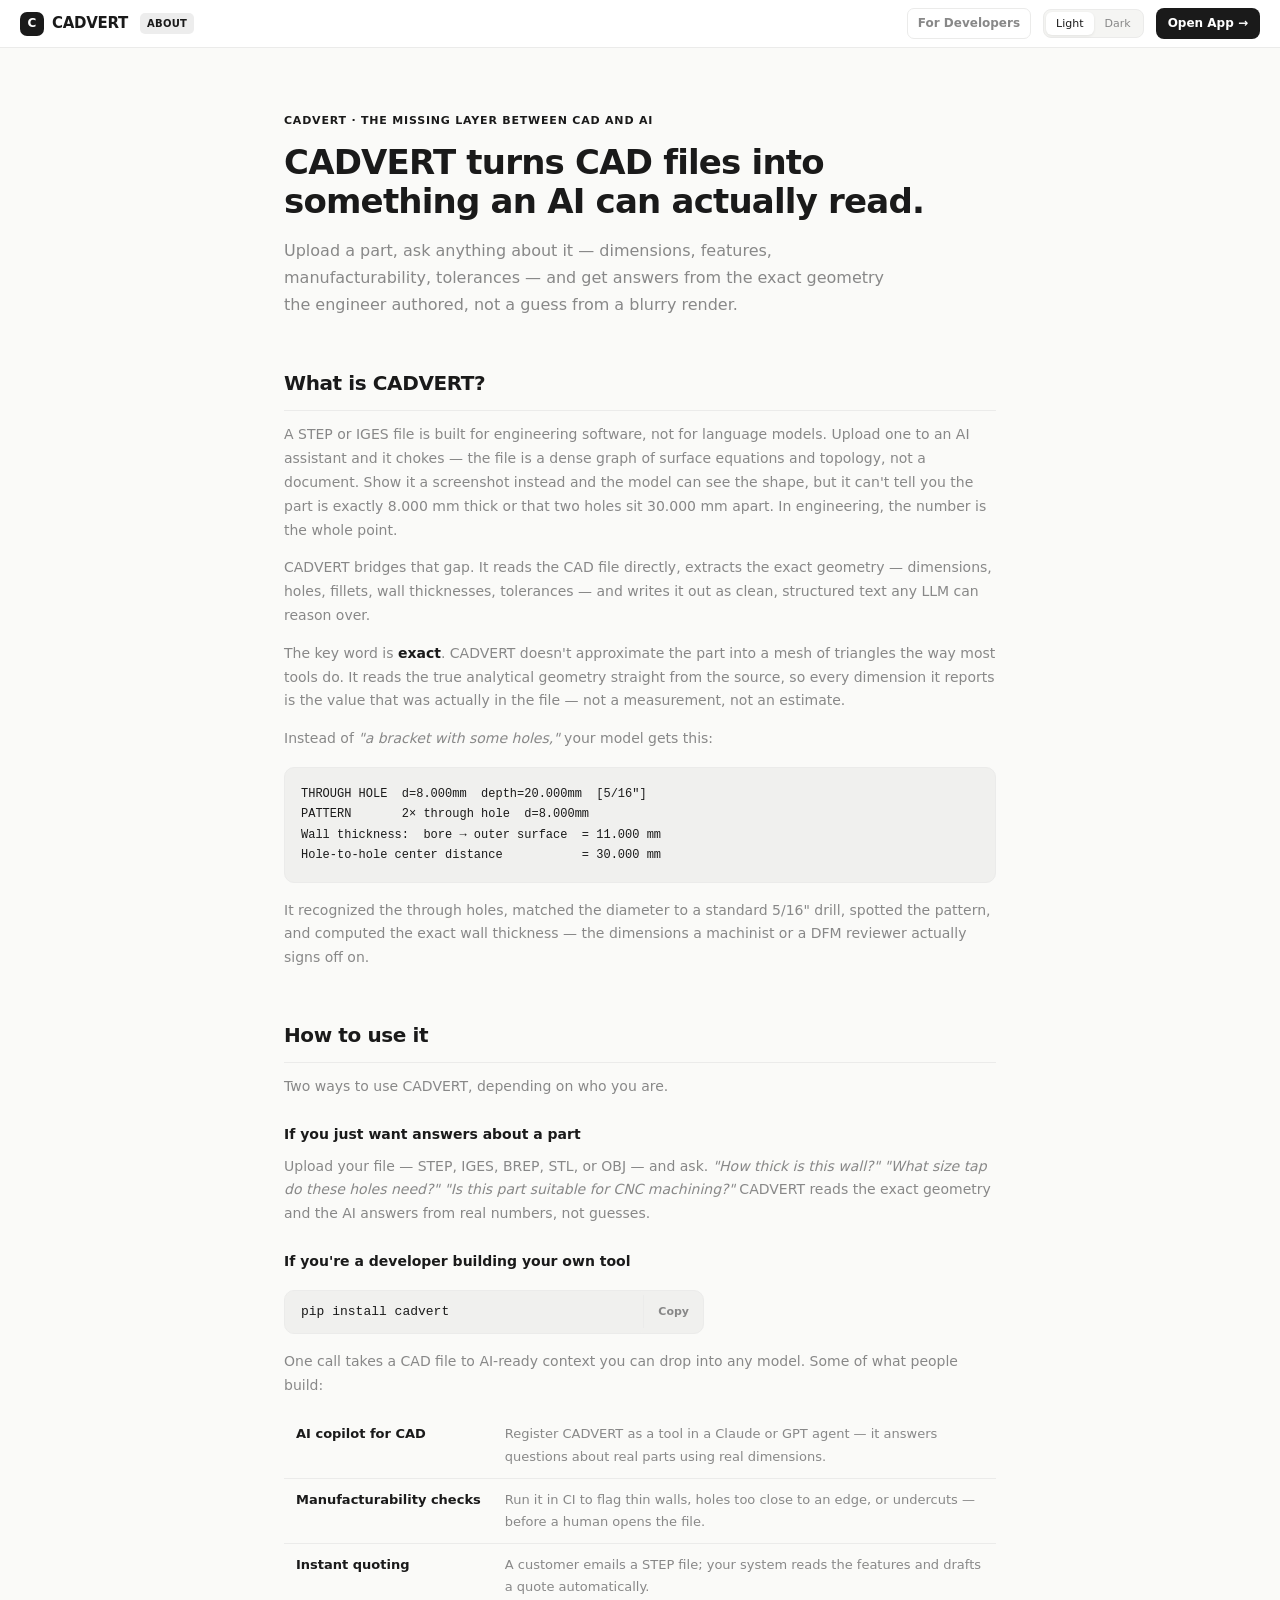
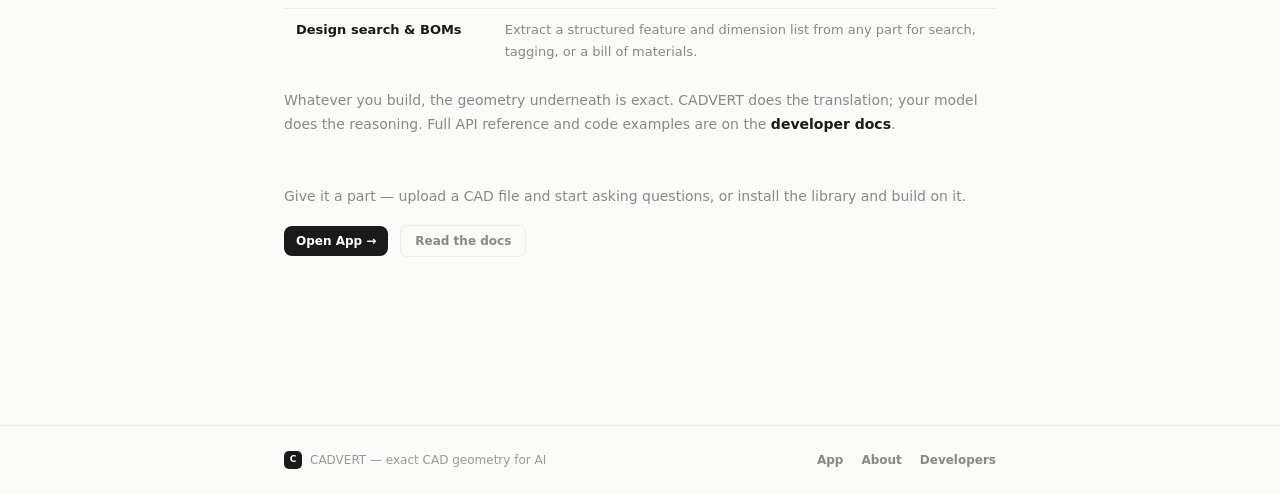
<file: src/cadvert/static/about.html>
<!DOCTYPE html>
<html lang="en">
<head>
  <meta charset="UTF-8">
  <meta name="viewport" content="width=device-width, initial-scale=1.0">
  <title>CADVERT — About</title>
  <link rel="preconnect" href="https://fonts.cdnfonts.com">
  <link href="https://fonts.cdnfonts.com/css/satoshi" rel="stylesheet">
  <style>
    *, *::before, *::after { box-sizing: border-box; margin: 0; padding: 0; }

    :root {
      --bg:          #FAFAF8;
      --surface:     #FFFFFF;
      --surface-alt: #F5F5F3;
      --border:      #EBEBEA;
      --accent:      #1A1A1A;
      --accent-soft: rgba(26,26,26,0.08);
      --text:        #1A1A1A;
      --text-muted:  #888888;
      --text-dim:    #999999;
      --success:     #1B7A3D;
      --logo-bg:     #1A1A1A;
      --font:        'Satoshi', -apple-system, system-ui, sans-serif;
      --mono:        'SF Mono', 'Fira Code', 'Cascadia Code', 'Consolas', monospace;
      --code-bg:     #F0F0EE;
      --code-text:   #1A1A1A;
    }

    @media (prefers-color-scheme: dark) {
      :root:not([data-theme="light"]) {
        --bg:          #111116;
        --surface:     #18181E;
        --surface-alt: rgba(255,255,255,0.03);
        --border:      #26262E;
        --accent:      #5B6CFF;
        --accent-soft: rgba(91,108,255,0.08);
        --text:        #E0E0E4;
        --text-muted:  #666666;
        --text-dim:    #555555;
        --success:     #2BB464;
        --logo-bg:     #5B6CFF;
        --code-bg:     #0D0D12;
        --code-text:   #C8C8D0;
      }
    }

    [data-theme="dark"] {
      --bg:          #111116;
      --surface:     #18181E;
      --surface-alt: rgba(255,255,255,0.03);
      --border:      #26262E;
      --accent:      #5B6CFF;
      --accent-soft: rgba(91,108,255,0.08);
      --text:        #E0E0E4;
      --text-muted:  #666666;
      --text-dim:    #555555;
      --success:     #2BB464;
      --logo-bg:     #5B6CFF;
      --code-bg:     #0D0D12;
      --code-text:   #C8C8D0;
    }

    [data-theme="light"] {
      --bg:          #FAFAF8;
      --surface:     #FFFFFF;
      --surface-alt: #F5F5F3;
      --border:      #EBEBEA;
      --accent:      #1A1A1A;
      --accent-soft: rgba(26,26,26,0.08);
      --text:        #1A1A1A;
      --text-muted:  #888888;
      --text-dim:    #999999;
      --success:     #1B7A3D;
      --logo-bg:     #1A1A1A;
      --code-bg:     #F0F0EE;
      --code-text:   #1A1A1A;
    }

    html { scroll-behavior: smooth; }
    body {
      font-family: var(--font);
      background: var(--bg);
      color: var(--text);
      font-size: 14px;
      font-weight: 500;
      line-height: 1.7;
      transition: background 200ms, color 200ms;
    }

    /* ── Header ── */
    header {
      position: sticky; top: 0; z-index: 100;
      height: 48px;
      display: flex; align-items: center; gap: 12px;
      padding: 0 20px;
      background: var(--surface);
      border-bottom: 1px solid var(--border);
      transition: background 200ms, border-color 200ms;
    }
    .logo-wrap { display: flex; align-items: center; gap: 8px; text-decoration: none; flex-shrink: 0; }
    .logo-mark {
      width: 24px; height: 24px; border-radius: 7px;
      background: var(--logo-bg); color: #fff;
      font-size: 12px; font-weight: 800;
      display: flex; align-items: center; justify-content: center; flex-shrink: 0;
      transition: background 200ms;
    }
    .logo-text { font-size: 15px; font-weight: 700; letter-spacing: -0.3px; color: var(--text); transition: color 200ms; }
    .header-badge {
      font-size: 10px; font-weight: 600;
      padding: 2px 7px; border-radius: 5px;
      background: var(--accent-soft); color: var(--accent);
      letter-spacing: 0.3px; text-transform: uppercase;
    }
    .header-spacer { flex: 1; }
    .nav-link {
      font-size: 12px; font-weight: 600; color: var(--text-muted);
      text-decoration: none; padding: 4px 10px; border-radius: 7px;
      border: 1px solid var(--border);
      transition: color 150ms, background 150ms;
    }
    .nav-link:hover { color: var(--text); background: var(--surface-alt); }
    .theme-toggle {
      display: flex; background: var(--surface-alt);
      border: 1px solid var(--border); border-radius: 8px; padding: 2px; gap: 1px;
    }
    .theme-pill {
      padding: 3px 10px; border-radius: 6px; border: none;
      font-size: 11px; font-weight: 500; font-family: var(--font);
      cursor: pointer; background: transparent; color: var(--text-muted);
      transition: background 150ms, color 150ms, box-shadow 150ms; line-height: 1.6;
    }
    .theme-pill.active { background: var(--surface); color: var(--text); box-shadow: 0 1px 3px rgba(0,0,0,0.08); }
    .btn-app {
      display: flex; align-items: center; gap: 6px;
      padding: 5px 12px; border-radius: 8px;
      background: var(--accent); color: #fff;
      font-size: 12px; font-weight: 600; font-family: var(--font);
      border: none; cursor: pointer; text-decoration: none;
      transition: opacity 150ms; white-space: nowrap;
    }
    .btn-app:hover { opacity: 0.85; }

    /* ── Layout ── */
    .wrap { max-width: 760px; margin: 0 auto; padding: 0 24px 96px; }

    /* ── Hero ── */
    .hero { padding: 64px 0 48px; }
    .hero-eyebrow {
      font-size: 11px; font-weight: 600; letter-spacing: 0.8px;
      text-transform: uppercase; color: var(--accent); margin-bottom: 12px;
    }
    .hero h1 {
      font-size: 34px; font-weight: 800; letter-spacing: -0.8px;
      line-height: 1.15; color: var(--text); margin-bottom: 16px;
    }
    .hero .lede { font-size: 16px; color: var(--text-muted); line-height: 1.7; max-width: 620px; }

    /* ── Sections ── */
    section { margin-bottom: 48px; }
    .section-anchor { display: block; height: 64px; margin-top: -64px; visibility: hidden; }
    h2 {
      font-size: 20px; font-weight: 700; letter-spacing: -0.4px; color: var(--text);
      margin-bottom: 12px; padding-bottom: 10px; border-bottom: 1px solid var(--border);
    }
    h3 { font-size: 14px; font-weight: 700; color: var(--text); margin: 24px 0 8px; }
    p { color: var(--text-muted); margin-bottom: 14px; }
    p:last-child { margin-bottom: 0; }
    p strong { color: var(--text); font-weight: 700; }
    ul { margin: 8px 0 16px 20px; color: var(--text-muted); }
    li { margin-bottom: 6px; }
    li strong { color: var(--text); font-weight: 700; }
    code {
      font-family: var(--mono); font-size: 12px;
      background: var(--code-bg); padding: 1px 5px; border-radius: 4px; color: var(--code-text);
    }

    .lead-in { margin-bottom: 8px; }
    .after { margin-top: 12px; }

    /* ── Use-case table ── */
    .use-table { width: 100%; border-collapse: collapse; margin: 16px 0; font-size: 13px; }
    .use-table th {
      text-align: left; padding: 8px 12px; font-size: 10px; font-weight: 700;
      text-transform: uppercase; letter-spacing: 0.6px; color: var(--text-dim);
      border-bottom: 1px solid var(--border);
    }
    .use-table td { padding: 10px 12px; border-bottom: 1px solid var(--border); color: var(--text-muted); vertical-align: top; }
    .use-table tr:last-child td { border-bottom: none; }
    .use-table td.what { color: var(--text); font-weight: 700; white-space: nowrap; }

    /* ── Install strip ── */
    .install-strip {
      display: flex; align-items: center; gap: 0;
      background: var(--code-bg); border: 1px solid var(--border);
      border-radius: 10px; overflow: hidden; max-width: 420px; margin: 16px 0;
    }
    .install-strip code { flex: 1; padding: 10px 16px; font-family: var(--mono); font-size: 13px; color: var(--code-text); }
    .copy-btn {
      padding: 10px 14px; border: none; border-left: 1px solid var(--border);
      background: transparent; color: var(--text-muted);
      font-size: 11px; font-family: var(--font); font-weight: 600; cursor: pointer;
      transition: color 150ms, background 150ms; white-space: nowrap;
    }
    .copy-btn:hover { color: var(--text); background: var(--surface-alt); }
    .copy-btn.copied { color: var(--success); }

    /* ── Output sample ── */
    .sample {
      background: var(--code-bg); border: 1px solid var(--border);
      border-radius: 10px; padding: 16px; margin: 16px 0;
      font-family: var(--mono); font-size: 12px; line-height: 1.7;
      color: var(--code-text); overflow-x: auto; white-space: pre;
    }

    /* ── Closing ── */
    .closing { margin-top: 8px; }
    .closing-row { display: flex; gap: 12px; align-items: center; flex-wrap: wrap; margin-top: 16px; }

    /* ── Footer ── */
    .site-footer {
      border-top: 1px solid var(--border);
      margin-top: 24px;
    }
    .footer-inner {
      max-width: 760px; margin: 0 auto;
      padding: 24px; display: flex; align-items: center; gap: 16px;
      flex-wrap: wrap;
    }
    .footer-brand { display: flex; align-items: center; gap: 8px; font-size: 12px; color: var(--text-dim); }
    .footer-brand .logo-mark { width: 18px; height: 18px; border-radius: 5px; font-size: 9px; }
    .footer-spacer { flex: 1; }
    .footer-links { display: flex; gap: 18px; }
    .footer-links a {
      font-size: 12px; font-weight: 600; color: var(--text-muted);
      text-decoration: none; transition: color 150ms;
    }
    .footer-links a:hover { color: var(--text); }

    @media (max-width: 640px) {
      .hero h1 { font-size: 26px; }
      .use-table td.what { white-space: normal; }
      .wrap { padding: 0 16px 64px; }
    }
  </style>
</head>
<body>

<header>
  <a class="logo-wrap" href="/">
    <div class="logo-mark">C</div>
    <div class="logo-text">CADVERT</div>
  </a>
  <span class="header-badge">About</span>

  <div class="header-spacer"></div>

  <a class="nav-link" href="/developers">For Developers</a>

  <div class="theme-toggle">
    <button class="theme-pill" id="pill-light" onclick="setTheme('light')">Light</button>
    <button class="theme-pill" id="pill-dark" onclick="setTheme('dark')">Dark</button>
  </div>

  <a class="btn-app" href="/">Open App &rarr;</a>
</header>

<div class="wrap">

  <!-- Hero -->
  <div class="hero">
    <div class="hero-eyebrow">cadvert · the missing layer between CAD and AI</div>
    <h1>CADVERT turns CAD files into something an AI can actually read.</h1>
    <p class="lede">
      Upload a part, ask anything about it — dimensions, features, manufacturability,
      tolerances — and get answers from the exact geometry the engineer authored,
      not a guess from a blurry render.
    </p>
  </div>

  <!-- About -->
  <section>
    <span class="section-anchor" id="about"></span>
    <h2>What is CADVERT?</h2>
    <p>
      A STEP or IGES file is built for engineering software, not for language models.
      Upload one to an AI assistant and it chokes — the file is a dense graph of surface
      equations and topology, not a document. Show it a screenshot instead and the model
      can see the shape, but it can't tell you the part is exactly 8.000&nbsp;mm thick or
      that two holes sit 30.000&nbsp;mm apart. In engineering, the number is the whole point.
    </p>
    <p>
      CADVERT bridges that gap. It reads the CAD file directly, extracts the exact geometry —
      dimensions, holes, fillets, wall thicknesses, tolerances — and writes it out as clean,
      structured text any LLM can reason over.
    </p>
    <p>
      The key word is <strong>exact</strong>. CADVERT doesn't approximate the part into a mesh
      of triangles the way most tools do. It reads the true analytical geometry straight from
      the source, so every dimension it reports is the value that was actually in the file —
      not a measurement, not an estimate.
    </p>

    <p class="lead-in">Instead of <em>"a bracket with some holes,"</em> your model gets this:</p>
    <div class="sample">THROUGH HOLE  d=8.000mm  depth=20.000mm  [5/16"]
PATTERN       2× through hole  d=8.000mm
Wall thickness:  bore → outer surface  = 11.000 mm
Hole-to-hole center distance           = 30.000 mm</div>
    <p class="after">
      It recognized the through holes, matched the diameter to a standard 5/16" drill,
      spotted the pattern, and computed the exact wall thickness — the dimensions a
      machinist or a DFM reviewer actually signs off on.
    </p>
  </section>

  <!-- How to use -->
  <section>
    <span class="section-anchor" id="how-to-use"></span>
    <h2>How to use it</h2>
    <p>Two ways to use CADVERT, depending on who you are.</p>

    <h3>If you just want answers about a part</h3>
    <p>
      Upload your file — STEP, IGES, BREP, STL, or OBJ — and ask. <em>"How thick is this wall?"</em>
      <em>"What size tap do these holes need?"</em> <em>"Is this part suitable for CNC machining?"</em>
      CADVERT reads the exact geometry and the AI answers from real numbers, not guesses.
    </p>

    <h3>If you're a developer building your own tool</h3>
    <div class="install-strip">
      <code id="installCmd">pip install cadvert</code>
      <button class="copy-btn" id="installCopyBtn" onclick="copyInstall()">Copy</button>
    </div>
    <p>One call takes a CAD file to AI-ready context you can drop into any model. Some of what people build:</p>

    <table class="use-table">
      <tbody>
        <tr>
          <td class="what">AI copilot for CAD</td>
          <td>Register CADVERT as a tool in a Claude or GPT agent — it answers questions about real parts using real dimensions.</td>
        </tr>
        <tr>
          <td class="what">Manufacturability checks</td>
          <td>Run it in CI to flag thin walls, holes too close to an edge, or undercuts — before a human opens the file.</td>
        </tr>
        <tr>
          <td class="what">Instant quoting</td>
          <td>A customer emails a STEP file; your system reads the features and drafts a quote automatically.</td>
        </tr>
        <tr>
          <td class="what">Design search &amp; BOMs</td>
          <td>Extract a structured feature and dimension list from any part for search, tagging, or a bill of materials.</td>
        </tr>
      </tbody>
    </table>

    <p>
      Whatever you build, the geometry underneath is exact. CADVERT does the translation;
      your model does the reasoning. Full API reference and code examples are on the
      <a href="/developers" style="color:var(--accent);text-decoration:none;font-weight:600">developer docs</a>.
    </p>
  </section>

  <!-- Closing -->
  <section class="closing">
    <p>Give it a part — upload a CAD file and start asking questions, or install the library and build on it.</p>
    <div class="closing-row">
      <a class="btn-app" href="/">Open App &rarr;</a>
      <a class="nav-link" href="/developers" style="padding:5px 14px">Read the docs</a>
    </div>
  </section>

</div>

<footer class="site-footer">
  <div class="footer-inner">
    <div class="footer-brand">
      <div class="logo-mark">C</div>
      <span>CADVERT — exact CAD geometry for AI</span>
    </div>
    <div class="footer-spacer"></div>
    <div class="footer-links">
      <a href="/">App</a>
      <a href="/about">About</a>
      <a href="/developers">Developers</a>
    </div>
  </div>
</footer>

<script>
  function setTheme(t) {
    document.documentElement.setAttribute('data-theme', t);
    localStorage.setItem('cadvert_theme', t);
    document.getElementById('pill-light').classList.toggle('active', t === 'light');
    document.getElementById('pill-dark').classList.toggle('active', t === 'dark');
  }
  (function initTheme() {
    const saved = localStorage.getItem('cadvert_theme');
    const prefer = window.matchMedia('(prefers-color-scheme: dark)').matches ? 'dark' : 'light';
    setTheme(saved || prefer);
  })();

  function copyInstall() {
    const text = document.getElementById('installCmd').textContent;
    navigator.clipboard.writeText(text).then(() => {
      const btn = document.getElementById('installCopyBtn');
      btn.textContent = 'Copied!';
      btn.classList.add('copied');
      setTimeout(() => { btn.textContent = 'Copy'; btn.classList.remove('copied'); }, 2000);
    });
  }
</script>
</body>
</html>
</file>
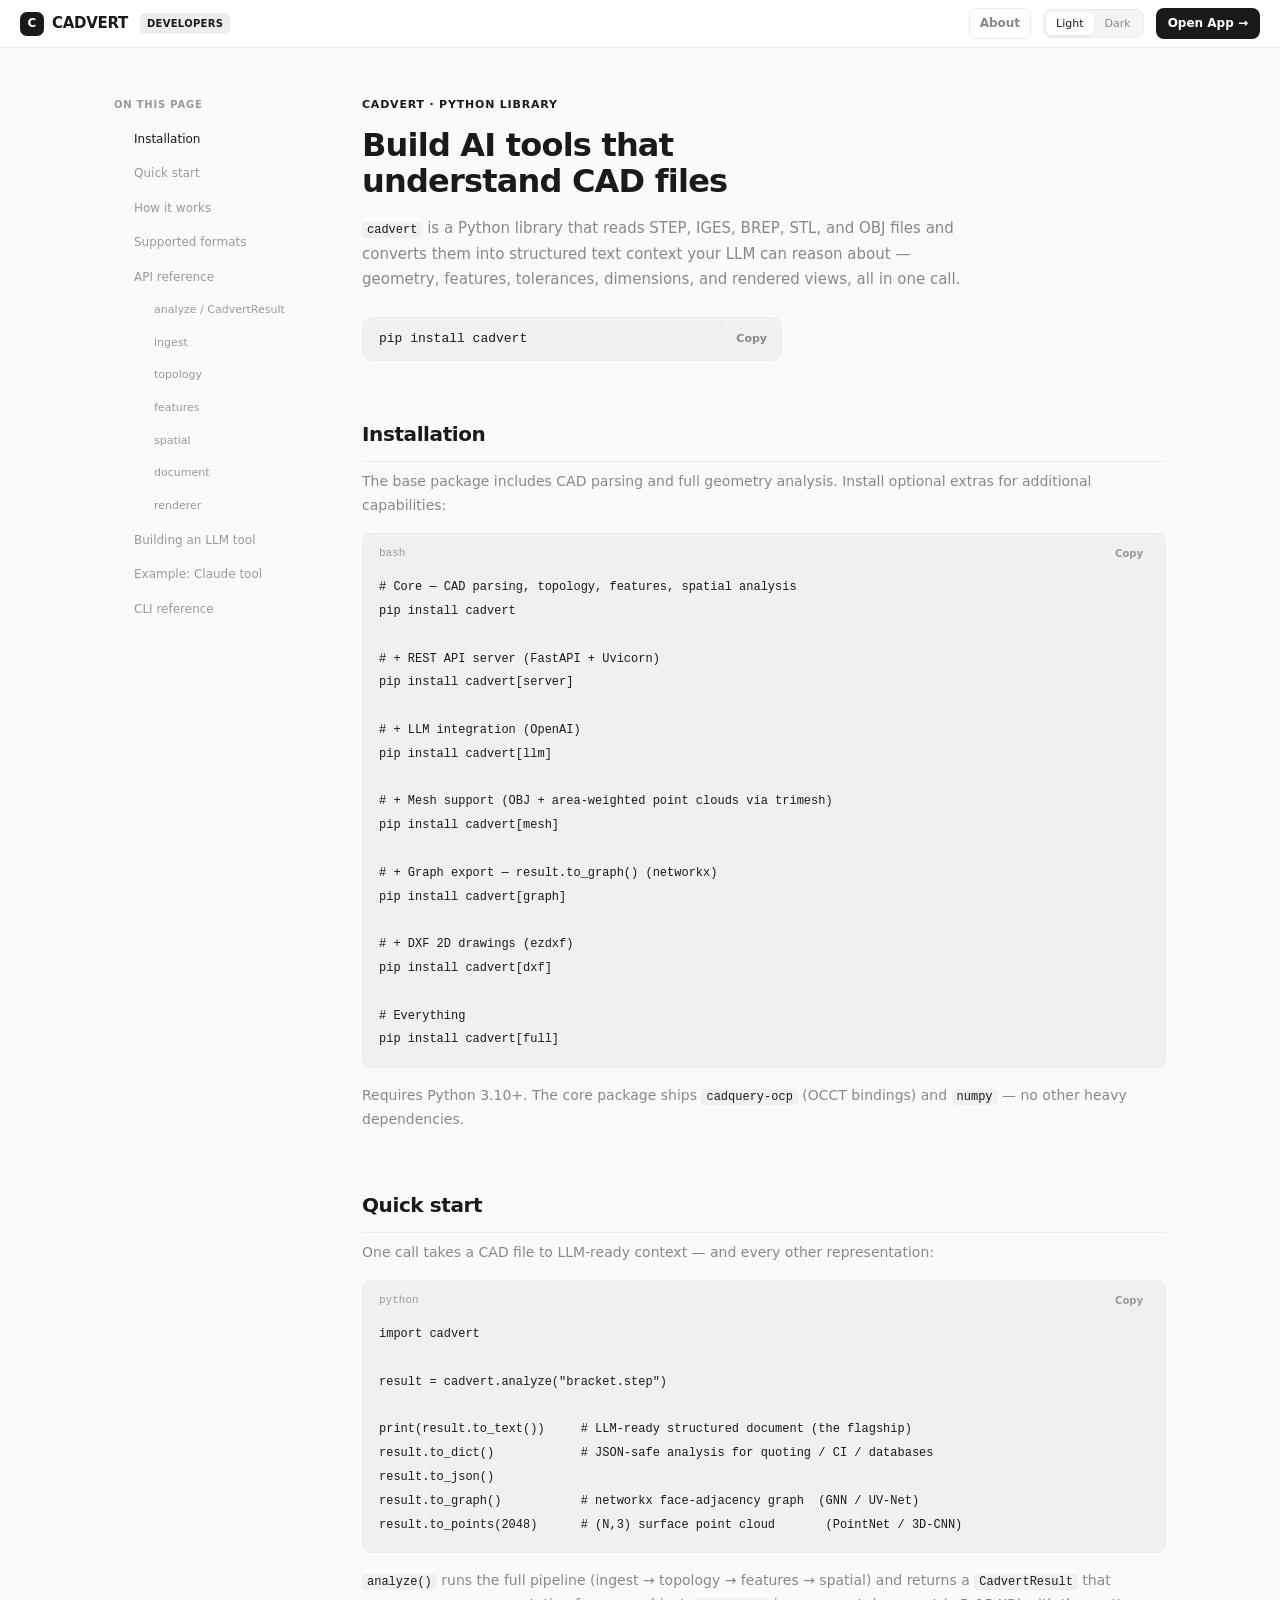
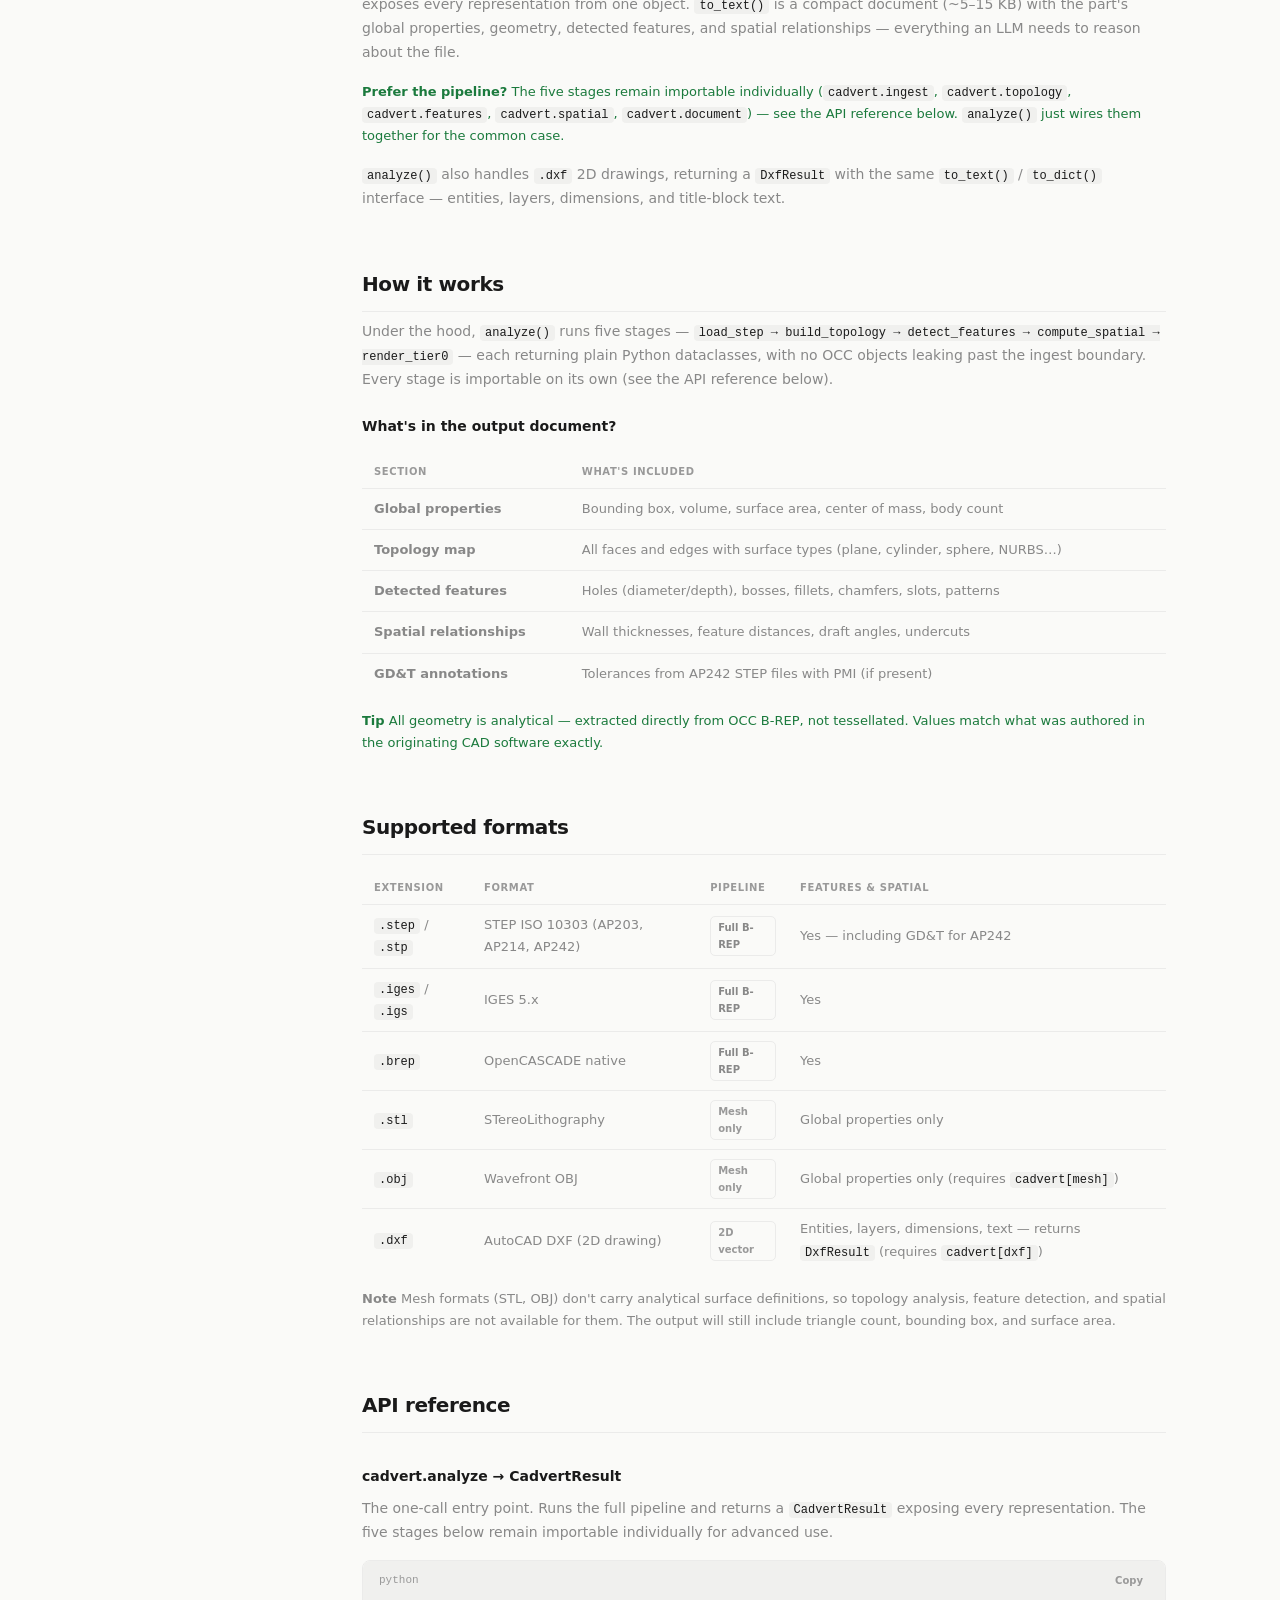
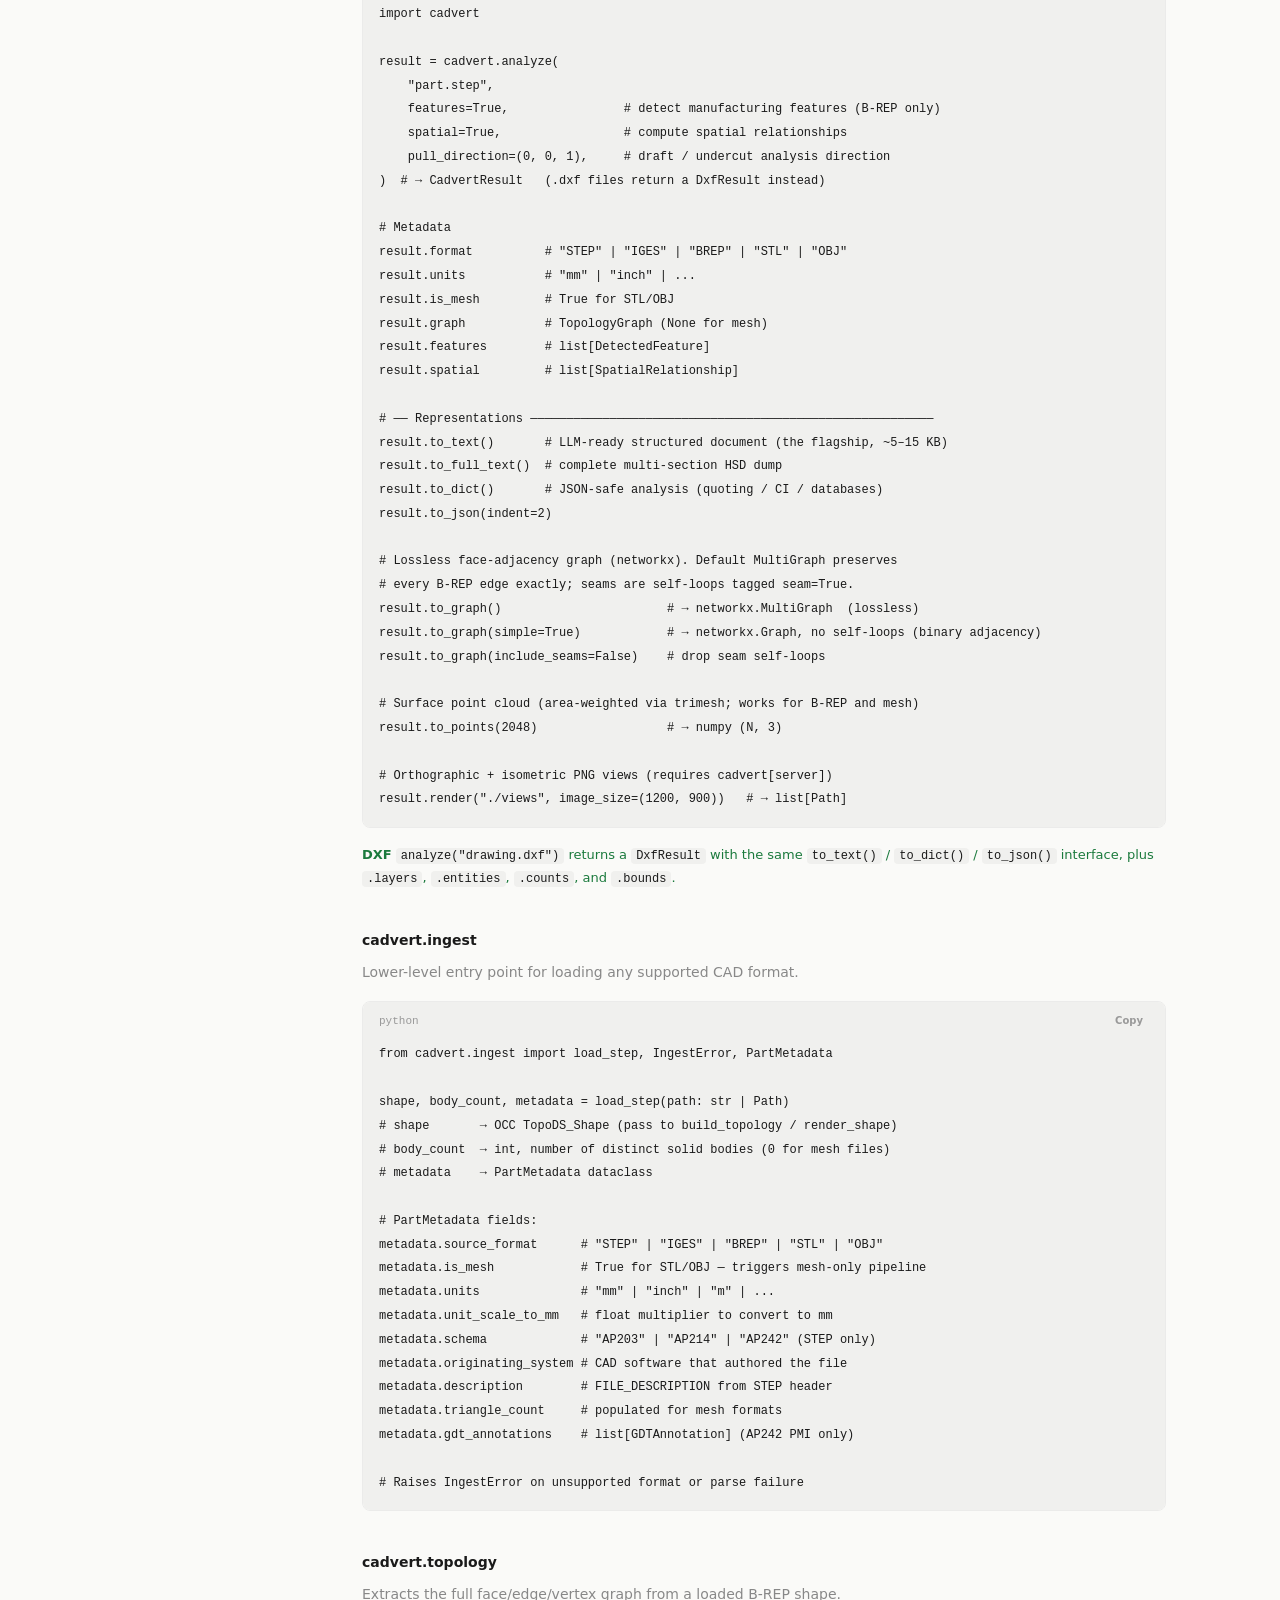
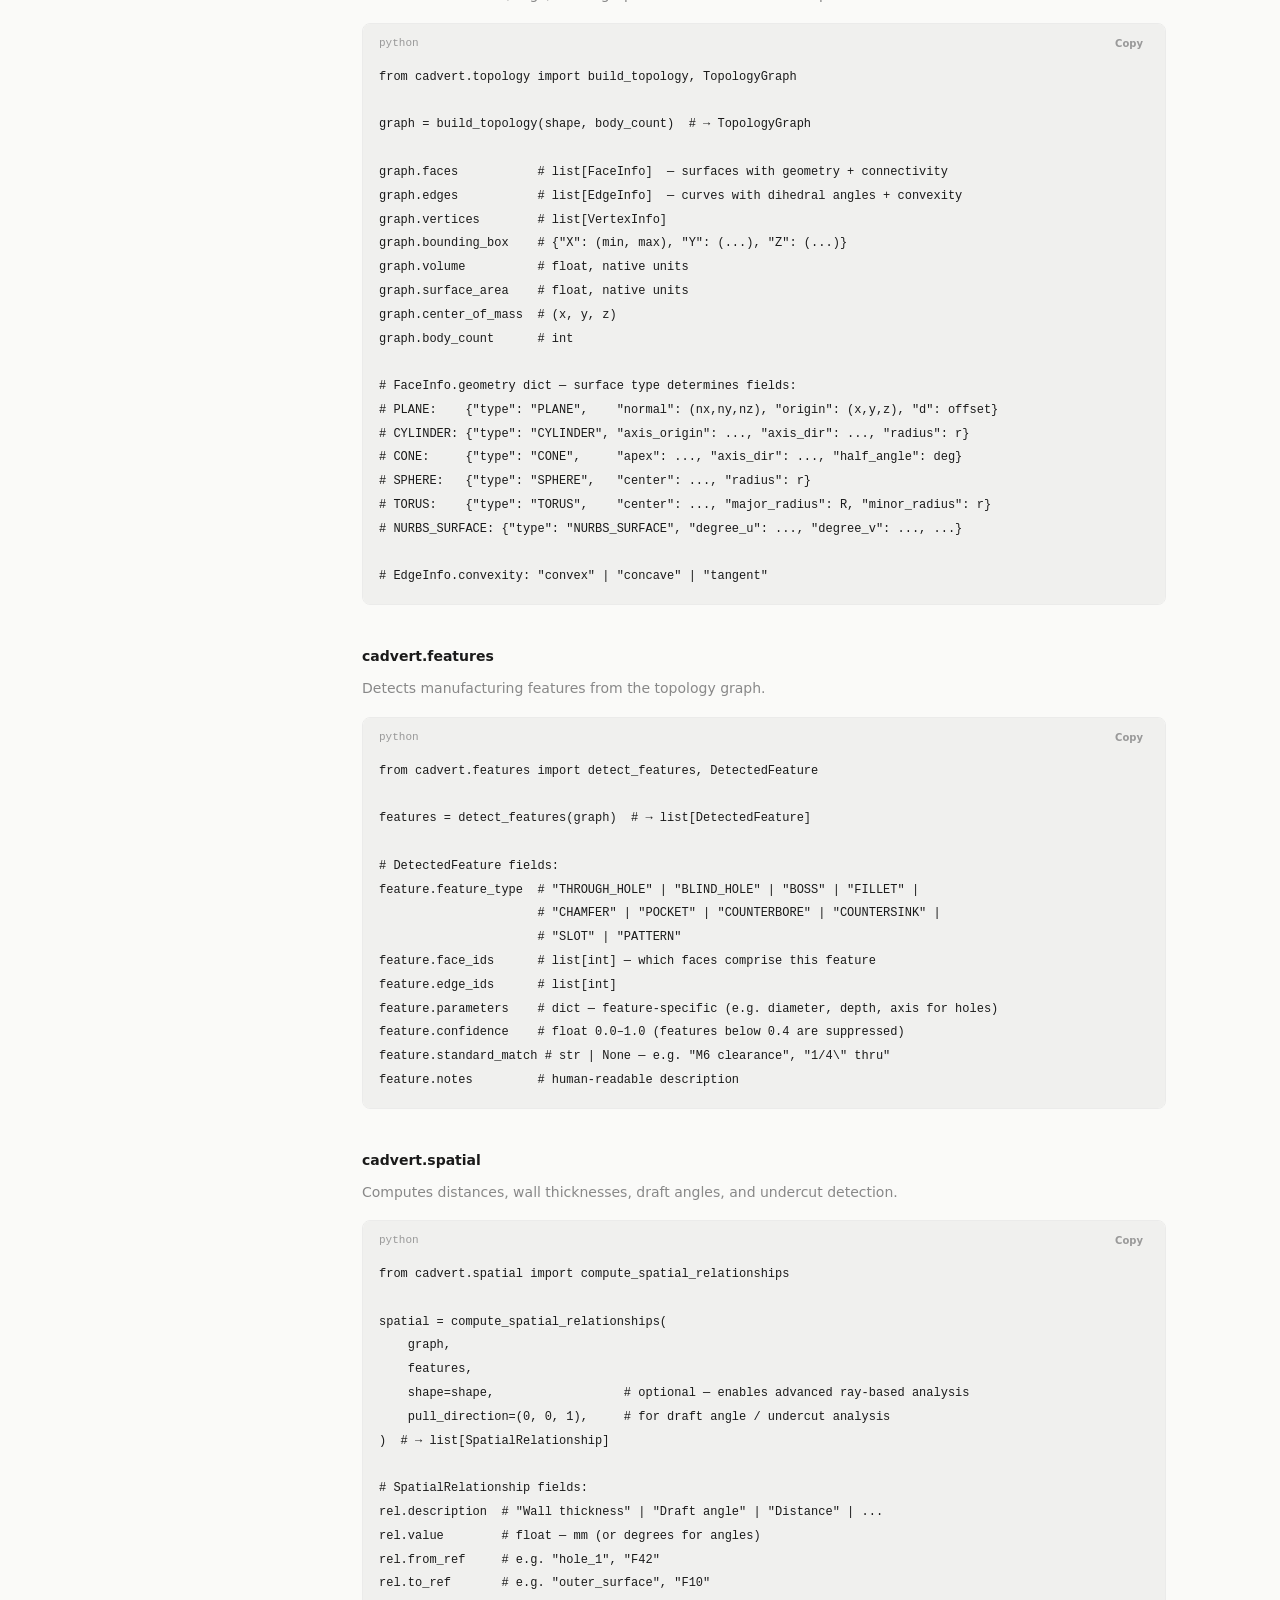
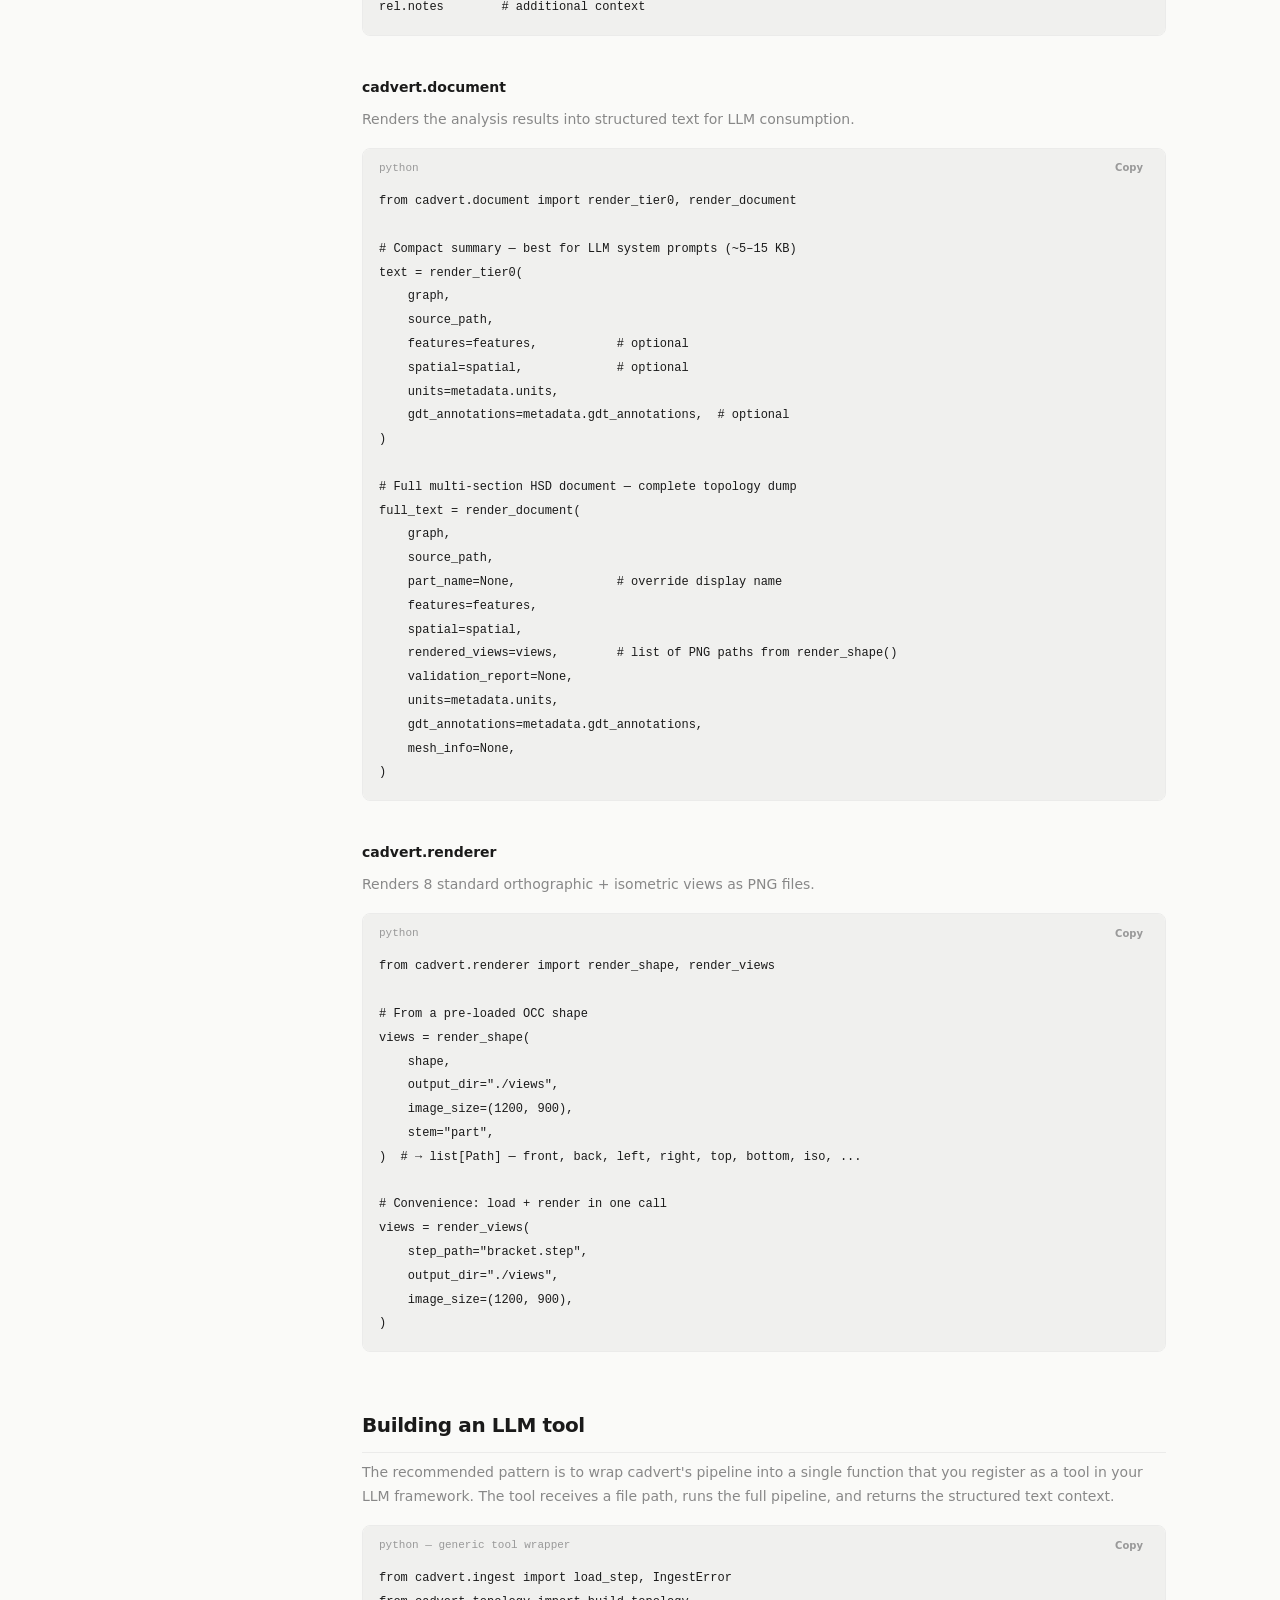
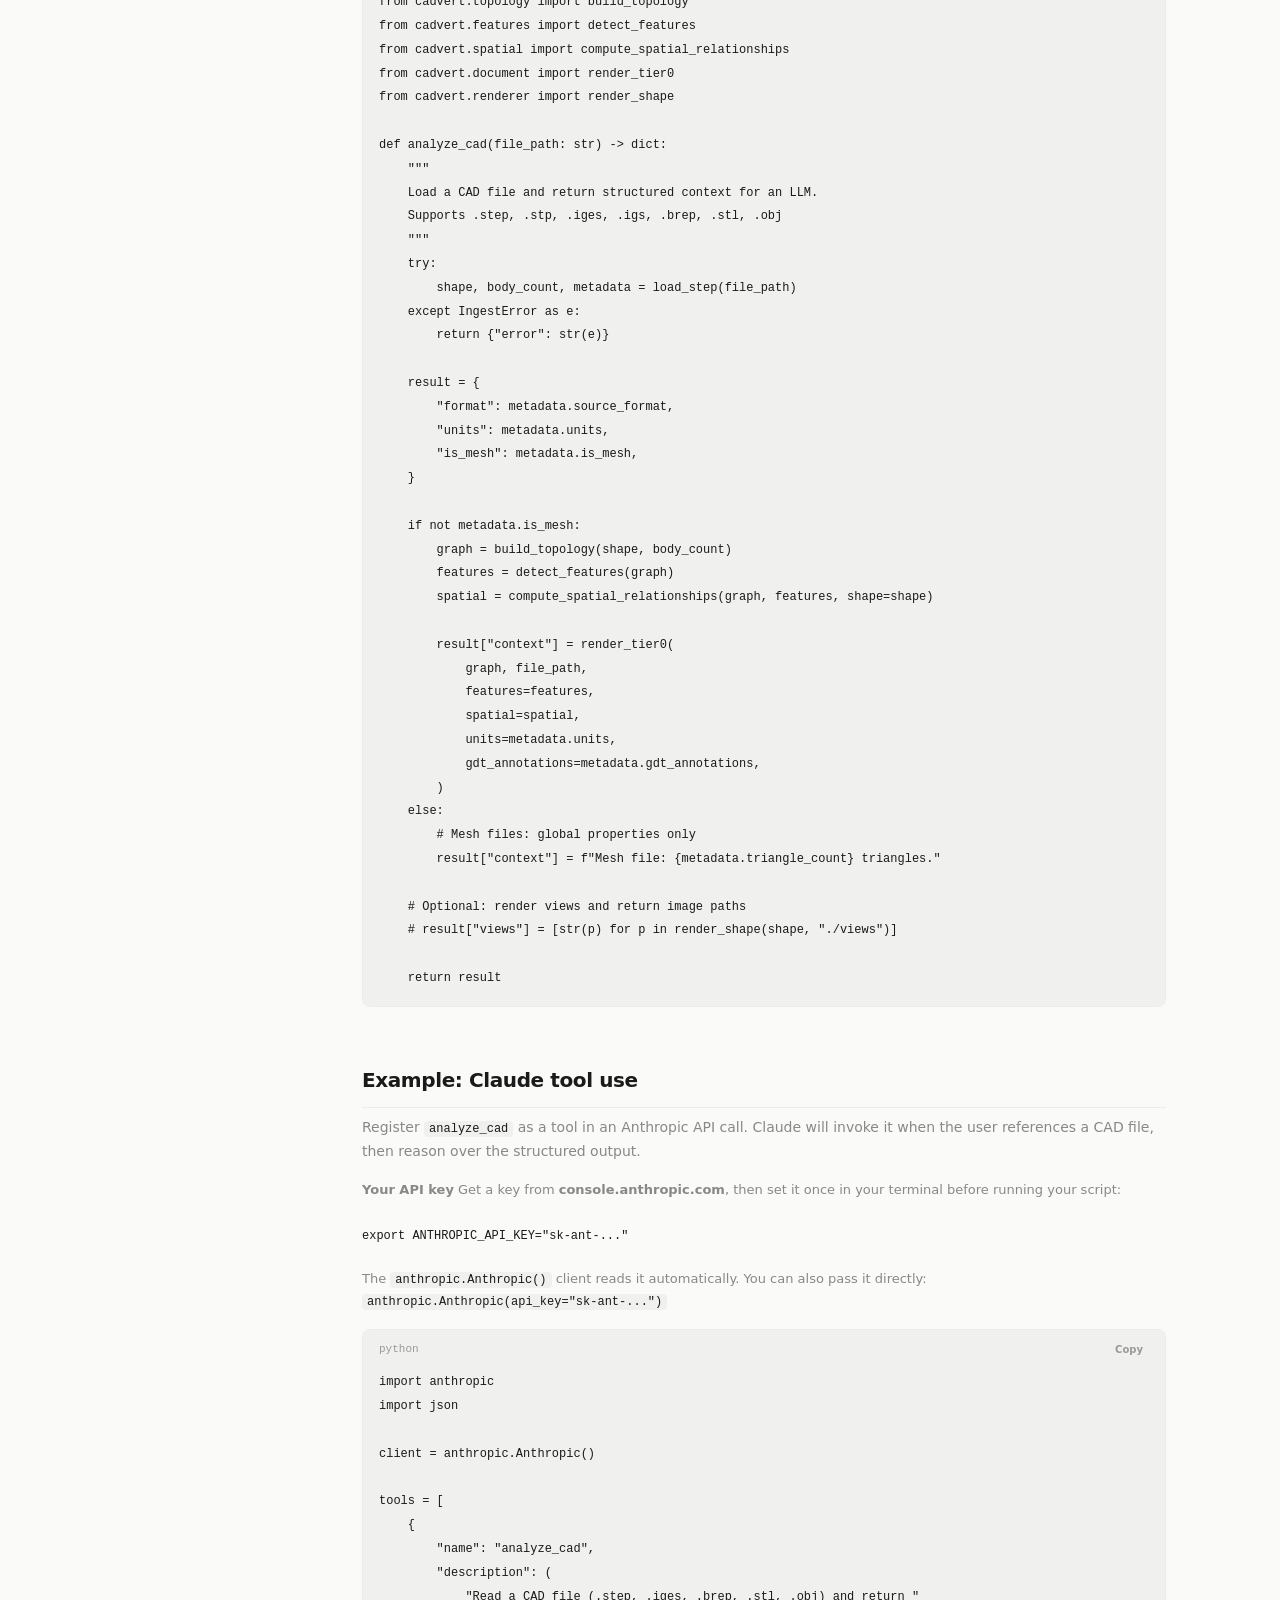
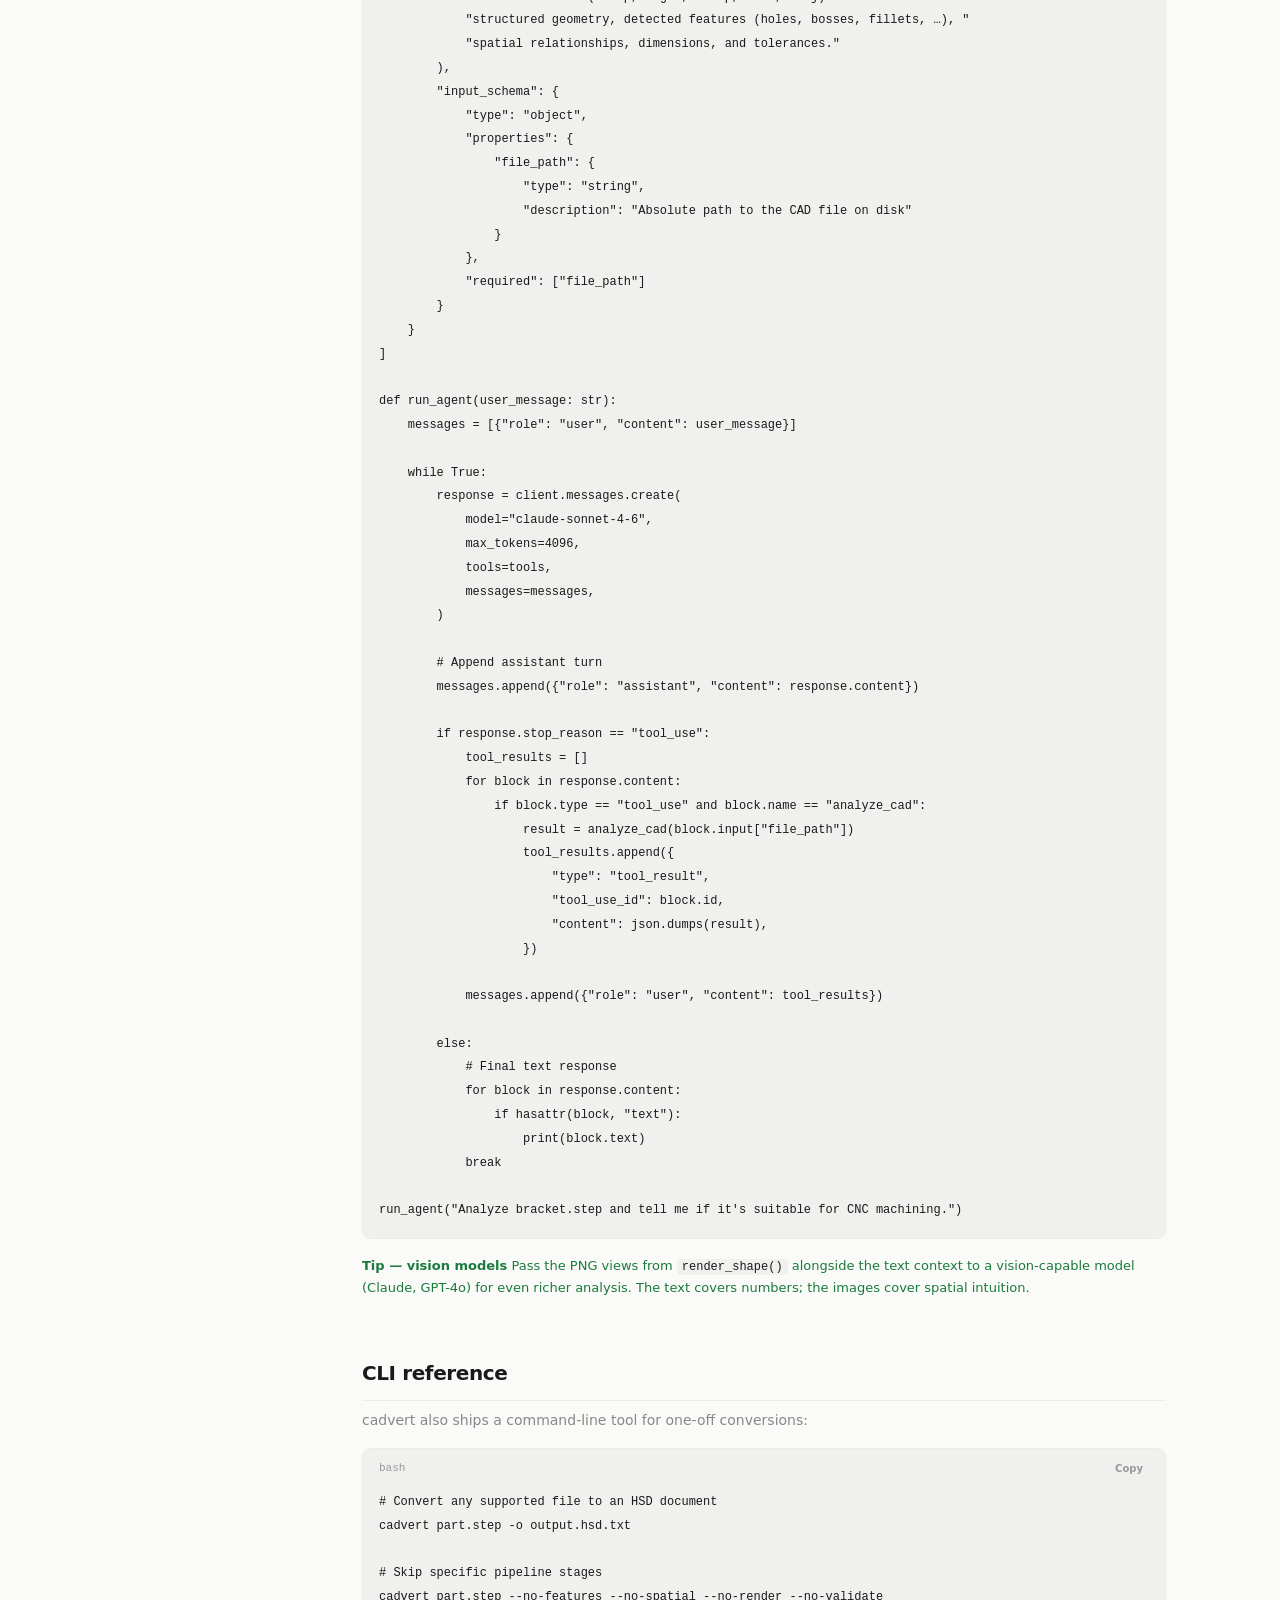
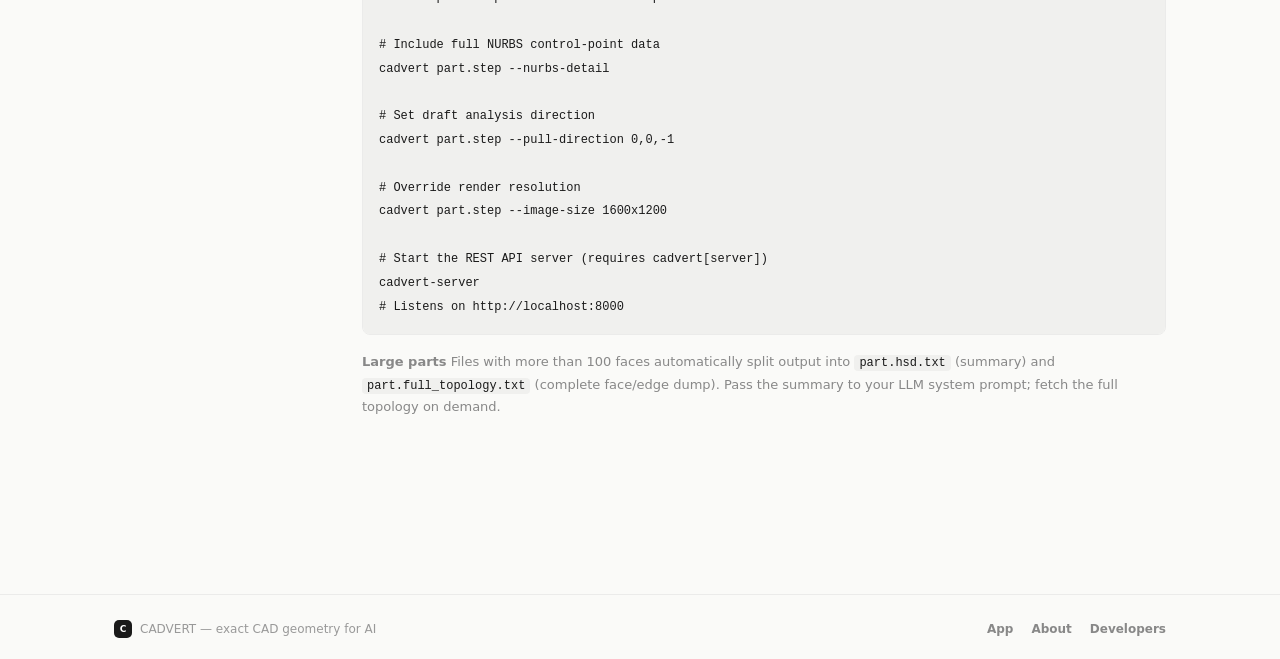
<file: src/cadvert/static/developers.html>
<!DOCTYPE html>
<html lang="en">
<head>
  <meta charset="UTF-8">
  <meta name="viewport" content="width=device-width, initial-scale=1.0">
  <title>CADVERT — For Developers</title>
  <link rel="preconnect" href="https://fonts.cdnfonts.com">
  <link href="https://fonts.cdnfonts.com/css/satoshi" rel="stylesheet">
  <style>
    *, *::before, *::after { box-sizing: border-box; margin: 0; padding: 0; }

    :root {
      --bg:          #FAFAF8;
      --surface:     #FFFFFF;
      --surface-alt: #F5F5F3;
      --border:      #EBEBEA;
      --accent:      #1A1A1A;
      --accent-soft: rgba(26,26,26,0.08);
      --text:        #1A1A1A;
      --text-muted:  #888888;
      --text-dim:    #999999;
      --success:     #1B7A3D;
      --success-bg:  #E8F5EC;
      --danger:      #DC3545;
      --warning:     #B8860B;
      --warning-bg:  rgba(184,134,11,0.12);
      --logo-bg:     #1A1A1A;
      --font:        'Satoshi', -apple-system, system-ui, sans-serif;
      --mono:        'SF Mono', 'Fira Code', 'Cascadia Code', 'Consolas', monospace;
      --code-bg:     #F0F0EE;
      --code-text:   #1A1A1A;
    }

    @media (prefers-color-scheme: dark) {
      :root:not([data-theme="light"]) {
        --bg:          #111116;
        --surface:     #18181E;
        --surface-alt: rgba(255,255,255,0.03);
        --border:      #26262E;
        --accent:      #5B6CFF;
        --accent-soft: rgba(91,108,255,0.08);
        --text:        #E0E0E4;
        --text-muted:  #666666;
        --text-dim:    #555555;
        --success:     #2BB464;
        --success-bg:  rgba(43,180,100,0.12);
        --danger:      #F87171;
        --warning:     #FBBF24;
        --warning-bg:  rgba(251,191,36,0.12);
        --logo-bg:     #5B6CFF;
        --code-bg:     #0D0D12;
        --code-text:   #C8C8D0;
      }
    }

    [data-theme="dark"] {
      --bg:          #111116;
      --surface:     #18181E;
      --surface-alt: rgba(255,255,255,0.03);
      --border:      #26262E;
      --accent:      #5B6CFF;
      --accent-soft: rgba(91,108,255,0.08);
      --text:        #E0E0E4;
      --text-muted:  #666666;
      --text-dim:    #555555;
      --success:     #2BB464;
      --success-bg:  rgba(43,180,100,0.12);
      --danger:      #F87171;
      --warning:     #FBBF24;
      --warning-bg:  rgba(251,191,36,0.12);
      --logo-bg:     #5B6CFF;
      --code-bg:     #0D0D12;
      --code-text:   #C8C8D0;
    }

    [data-theme="light"] {
      --bg:          #FAFAF8;
      --surface:     #FFFFFF;
      --surface-alt: #F5F5F3;
      --border:      #EBEBEA;
      --accent:      #1A1A1A;
      --accent-soft: rgba(26,26,26,0.08);
      --text:        #1A1A1A;
      --text-muted:  #888888;
      --text-dim:    #999999;
      --success:     #1B7A3D;
      --success-bg:  #E8F5EC;
      --danger:      #DC3545;
      --warning:     #B8860B;
      --warning-bg:  rgba(184,134,11,0.12);
      --logo-bg:     #1A1A1A;
      --code-bg:     #F0F0EE;
      --code-text:   #1A1A1A;
    }

    html { scroll-behavior: smooth; }
    body {
      font-family: var(--font);
      background: var(--bg);
      color: var(--text);
      font-size: 14px;
      font-weight: 500;
      line-height: 1.7;
      transition: background 200ms, color 200ms;
    }

    /* ── Header ── */
    header {
      position: sticky;
      top: 0;
      z-index: 100;
      height: 48px;
      display: flex;
      align-items: center;
      gap: 12px;
      padding: 0 20px;
      background: var(--surface);
      border-bottom: 1px solid var(--border);
      transition: background 200ms, border-color 200ms;
    }

    .logo-wrap {
      display: flex;
      align-items: center;
      gap: 8px;
      text-decoration: none;
      flex-shrink: 0;
    }

    .logo-mark {
      width: 24px;
      height: 24px;
      border-radius: 7px;
      background: var(--logo-bg);
      color: #fff;
      font-size: 12px;
      font-weight: 800;
      display: flex;
      align-items: center;
      justify-content: center;
      flex-shrink: 0;
      transition: background 200ms;
    }

    .logo-text {
      font-size: 15px;
      font-weight: 700;
      letter-spacing: -0.3px;
      color: var(--text);
      transition: color 200ms;
    }

    .header-badge {
      font-size: 10px;
      font-weight: 600;
      padding: 2px 7px;
      border-radius: 5px;
      background: var(--accent-soft);
      color: var(--accent);
      letter-spacing: 0.3px;
      text-transform: uppercase;
    }

    .header-spacer { flex: 1; }

    .theme-toggle {
      display: flex;
      background: var(--surface-alt);
      border: 1px solid var(--border);
      border-radius: 8px;
      padding: 2px;
      gap: 1px;
    }

    .theme-pill {
      padding: 3px 10px;
      border-radius: 6px;
      border: none;
      font-size: 11px;
      font-weight: 500;
      font-family: var(--font);
      cursor: pointer;
      background: transparent;
      color: var(--text-muted);
      transition: background 150ms, color 150ms, box-shadow 150ms;
      line-height: 1.6;
    }

    .theme-pill.active {
      background: var(--surface);
      color: var(--text);
      box-shadow: 0 1px 3px rgba(0,0,0,0.08);
    }

    .btn-app {
      display: flex;
      align-items: center;
      gap: 6px;
      padding: 5px 12px;
      border-radius: 8px;
      background: var(--accent);
      color: #fff;
      font-size: 12px;
      font-weight: 600;
      font-family: var(--font);
      border: none;
      cursor: pointer;
      text-decoration: none;
      transition: opacity 150ms;
      white-space: nowrap;
    }

    .btn-app:hover { opacity: 0.85; }

    /* ── Page layout ── */
    .page {
      display: flex;
      max-width: 1100px;
      margin: 0 auto;
      padding: 0 24px;
      gap: 48px;
    }

    /* ── Sidebar TOC ── */
    .toc {
      width: 200px;
      flex-shrink: 0;
      padding-top: 48px;
    }

    .toc-inner {
      position: sticky;
      top: 72px;
    }

    .toc-label {
      font-size: 10px;
      font-weight: 700;
      letter-spacing: 0.8px;
      text-transform: uppercase;
      color: var(--text-dim);
      margin-bottom: 12px;
    }

    .toc-list {
      list-style: none;
      display: flex;
      flex-direction: column;
      gap: 2px;
    }

    .toc-list a {
      display: block;
      font-size: 12px;
      color: var(--text-dim);
      text-decoration: none;
      padding: 4px 0;
      transition: color 150ms;
    }

    .toc-list a:hover,
    .toc-list a.active {
      color: var(--text);
    }

    .toc-list .toc-sub {
      padding-left: 20px;
      font-size: 11px;
    }

    /* ── Main content ── */
    .content {
      flex: 1;
      min-width: 0;
      padding: 48px 0 96px;
    }

    /* ── Hero ── */
    .hero {
      margin-bottom: 56px;
    }

    .hero-eyebrow {
      font-size: 11px;
      font-weight: 600;
      letter-spacing: 0.8px;
      text-transform: uppercase;
      color: var(--accent);
      margin-bottom: 12px;
    }

    .hero h1 {
      font-size: 32px;
      font-weight: 800;
      letter-spacing: -0.8px;
      line-height: 1.15;
      color: var(--text);
      margin-bottom: 16px;
    }

    .hero p {
      font-size: 15px;
      color: var(--text-muted);
      max-width: 600px;
      line-height: 1.7;
      margin-bottom: 24px;
    }

    .install-strip {
      display: flex;
      align-items: center;
      gap: 0;
      background: var(--code-bg);
      border: 1px solid var(--border);
      border-radius: 10px;
      overflow: hidden;
      max-width: 420px;
    }

    .install-strip code {
      flex: 1;
      padding: 10px 16px;
      font-family: var(--mono);
      font-size: 13px;
      color: var(--code-text);
    }

    .copy-btn {
      padding: 10px 14px;
      border: none;
      border-left: 1px solid var(--border);
      background: transparent;
      color: var(--text-muted);
      font-size: 11px;
      font-family: var(--font);
      font-weight: 600;
      cursor: pointer;
      transition: color 150ms, background 150ms;
      white-space: nowrap;
    }

    .copy-btn:hover { color: var(--text); background: var(--surface-alt); }
    .copy-btn.copied { color: var(--success); }

    /* ── Sections ── */
    section {
      margin-bottom: 56px;
    }

    .section-anchor {
      display: block;
      height: 64px;
      margin-top: -64px;
      visibility: hidden;
    }

    h2 {
      font-size: 20px;
      font-weight: 700;
      letter-spacing: -0.4px;
      color: var(--text);
      margin-bottom: 8px;
      padding-bottom: 10px;
      border-bottom: 1px solid var(--border);
    }

    h3 {
      font-size: 14px;
      font-weight: 700;
      color: var(--text);
      margin: 24px 0 8px;
    }

    p { color: var(--text-muted); margin-bottom: 12px; }
    p:last-child { margin-bottom: 0; }

    ul, ol {
      margin: 8px 0 16px 20px;
      color: var(--text-muted);
    }

    li { margin-bottom: 4px; }

    code {
      font-family: var(--mono);
      font-size: 12px;
      background: var(--code-bg);
      padding: 1px 5px;
      border-radius: 4px;
      color: var(--code-text);
    }

    /* ── Code blocks ── */
    .code-block {
      position: relative;
      margin: 16px 0;
      border-radius: 8px;
      border: 1px solid var(--border);
      overflow: hidden;
    }

    .code-block-header {
      display: flex;
      align-items: center;
      justify-content: space-between;
      padding: 10px 16px 0;
      background: var(--code-bg);
      font-size: 11px;
      color: var(--text-dim);
      font-family: var(--mono);
    }

    .code-block pre {
      background: var(--code-bg);
      padding: 12px 16px 16px;
      overflow-x: auto;
      margin: 0;
    }

    .code-block pre code {
      background: none;
      padding: 0;
      font-size: 12px;
      line-height: 1.75;
      color: var(--code-text);
    }

    .code-copy-btn {
      padding: 2px 6px;
      border: none;
      border-radius: 4px;
      background: transparent;
      color: var(--text-dim);
      font-size: 10px;
      font-family: var(--font);
      font-weight: 600;
      cursor: pointer;
      transition: color 150ms;
    }

    .code-copy-btn:hover { color: var(--text-muted); }
    .code-copy-btn.copied { color: var(--success); }

    /* ── Callout boxes ── */
    .callout {
      margin: 16px 0;
      font-size: 13px;
      color: var(--text-muted);
    }

    .callout.tip { color: var(--success); }

    .callout strong { display: inline; font-size: 13px; font-weight: 700; text-transform: none; letter-spacing: 0; color: inherit; }

    /* ── Format table ── */
    .format-table {
      width: 100%;
      border-collapse: collapse;
      margin: 16px 0;
      font-size: 13px;
    }

    .format-table th {
      text-align: left;
      padding: 8px 12px;
      font-size: 10px;
      font-weight: 700;
      text-transform: uppercase;
      letter-spacing: 0.6px;
      color: var(--text-dim);
      border-bottom: 1px solid var(--border);
    }

    .format-table td {
      padding: 9px 12px;
      border-bottom: 1px solid var(--border);
      color: var(--text-muted);
    }

    .format-table tr:last-child td { border-bottom: none; }
    .format-table tr:hover td { background: var(--surface-alt); }

    .badge {
      display: inline-block;
      padding: 2px 7px;
      border-radius: 5px;
      font-size: 10px;
      font-weight: 600;
    }

    .badge-full { background: transparent; color: var(--text-muted); border: 1px solid var(--border); }
    .badge-mesh { background: transparent; color: var(--text-dim); border: 1px solid var(--border); }

    /* ── Return type pills ── */
    .returns {
      display: inline-block;
      font-family: var(--mono);
      font-size: 11px;
      background: var(--accent-soft);
      color: var(--accent);
      padding: 2px 8px;
      border-radius: 5px;
      margin-bottom: 8px;
    }

    @media (max-width: 768px) {
      .toc { display: none; }
      .hero h1 { font-size: 24px; }
      .page { padding: 0 16px; }
    }
  </style>
</head>
<body>

<header>
  <a class="logo-wrap" href="/">
    <div class="logo-mark">C</div>
    <div class="logo-text">CADVERT</div>
  </a>
  <span class="header-badge">Developers</span>

  <div class="header-spacer"></div>

  <a class="nav-link" href="/about" style="font-size:12px;font-weight:600;color:var(--text-muted);text-decoration:none;padding:4px 10px;border-radius:7px;border:1px solid var(--border);">About</a>

  <div class="theme-toggle">
    <button class="theme-pill" id="pill-light" onclick="setTheme('light')">Light</button>
    <button class="theme-pill" id="pill-dark" onclick="setTheme('dark')">Dark</button>
  </div>

  <a class="btn-app" href="/">Open App &rarr;</a>
</header>

<div class="page">

  <!-- TOC Sidebar -->
  <nav class="toc">
    <div class="toc-inner">
      <div class="toc-label">On this page</div>
      <ul class="toc-list">
        <li><a href="#install">Installation</a></li>
        <li><a href="#quickstart">Quick start</a></li>
        <li><a href="#pipeline">How it works</a></li>
        <li><a href="#formats">Supported formats</a></li>
        <li><a href="#api">API reference</a></li>
        <li><a class="toc-sub" href="#api-analyze">analyze / CadvertResult</a></li>
        <li><a class="toc-sub" href="#api-ingest">ingest</a></li>
        <li><a class="toc-sub" href="#api-topology">topology</a></li>
        <li><a class="toc-sub" href="#api-features">features</a></li>
        <li><a class="toc-sub" href="#api-spatial">spatial</a></li>
        <li><a class="toc-sub" href="#api-document">document</a></li>
        <li><a class="toc-sub" href="#api-renderer">renderer</a></li>
        <li><a href="#llm-tool">Building an LLM tool</a></li>
        <li><a href="#claude">Example: Claude tool</a></li>
        <li><a href="#cli">CLI reference</a></li>
      </ul>
    </div>
  </nav>

  <!-- Main content -->
  <main class="content">

    <!-- Hero -->
    <div class="hero">
      <div class="hero-eyebrow">cadvert · python library</div>
      <h1>Build AI tools that<br>understand CAD files</h1>
      <p>
        <code>cadvert</code> is a Python library that reads STEP, IGES, BREP, STL, and OBJ files
        and converts them into structured text context your LLM can reason about —
        geometry, features, tolerances, dimensions, and rendered views, all in one call.
      </p>
      <div class="install-strip">
        <code id="installCmd">pip install cadvert</code>
        <button class="copy-btn" id="installCopyBtn" onclick="copyInstall()">Copy</button>
      </div>
    </div>

    <!-- Installation -->
    <section>
      <span class="section-anchor" id="install"></span>
      <h2>Installation</h2>
      <p>The base package includes CAD parsing and full geometry analysis. Install optional extras for additional capabilities:</p>

      <div class="code-block">
        <div class="code-block-header">
          <span>bash</span>
          <button class="code-copy-btn" onclick="copyCode(this)">Copy</button>
        </div>
        <pre><code># Core — CAD parsing, topology, features, spatial analysis
pip install cadvert

# + REST API server (FastAPI + Uvicorn)
pip install cadvert[server]

# + LLM integration (OpenAI)
pip install cadvert[llm]

# + Mesh support (OBJ + area-weighted point clouds via trimesh)
pip install cadvert[mesh]

# + Graph export — result.to_graph() (networkx)
pip install cadvert[graph]

# + DXF 2D drawings (ezdxf)
pip install cadvert[dxf]

# Everything
pip install cadvert[full]</code></pre>
      </div>

      <p>Requires Python 3.10+. The core package ships <code>cadquery-ocp</code> (OCCT bindings) and <code>numpy</code> — no other heavy dependencies.</p>
    </section>

    <!-- Quick start -->
    <section>
      <span class="section-anchor" id="quickstart"></span>
      <h2>Quick start</h2>
      <p>One call takes a CAD file to LLM-ready context — and every other representation:</p>

      <div class="code-block">
        <div class="code-block-header">
          <span>python</span>
          <button class="code-copy-btn" onclick="copyCode(this)">Copy</button>
        </div>
        <pre><code>import cadvert

result = cadvert.analyze("bracket.step")

print(result.to_text())     # LLM-ready structured document (the flagship)
result.to_dict()            # JSON-safe analysis for quoting / CI / databases
result.to_json()
result.to_graph()           # networkx face-adjacency graph  (GNN / UV-Net)
result.to_points(2048)      # (N,3) surface point cloud       (PointNet / 3D-CNN)</code></pre>
      </div>

      <p><code>analyze()</code> runs the full pipeline (ingest → topology → features → spatial) and returns a <code>CadvertResult</code> that exposes every representation from one object. <code>to_text()</code> is a compact document (~5–15 KB) with the part's global properties, geometry, detected features, and spatial relationships — everything an LLM needs to reason about the file.</p>

      <div class="callout tip">
        <strong>Prefer the pipeline?</strong>
        The five stages remain importable individually (<code>cadvert.ingest</code>,
        <code>cadvert.topology</code>, <code>cadvert.features</code>, <code>cadvert.spatial</code>,
        <code>cadvert.document</code>) — see the API reference below. <code>analyze()</code>
        just wires them together for the common case.
      </div>

      <p><code>analyze()</code> also handles <code>.dxf</code> 2D drawings, returning a <code>DxfResult</code> with the same <code>to_text()</code> / <code>to_dict()</code> interface — entities, layers, dimensions, and title-block text.</p>
    </section>

    <!-- Pipeline -->
    <section>
      <span class="section-anchor" id="pipeline"></span>
      <h2>How it works</h2>
      <p>Under the hood, <code>analyze()</code> runs five stages — <code>load_step → build_topology → detect_features → compute_spatial → render_tier0</code> — each returning plain Python dataclasses, with no OCC objects leaking past the ingest boundary. Every stage is importable on its own (see the API reference below).</p>

      <h3>What's in the output document?</h3>
      <table class="format-table">
        <thead>
          <tr><th>Section</th><th>What's included</th></tr>
        </thead>
        <tbody>
          <tr><td><strong>Global properties</strong></td><td>Bounding box, volume, surface area, center of mass, body count</td></tr>
          <tr><td><strong>Topology map</strong></td><td>All faces and edges with surface types (plane, cylinder, sphere, NURBS…)</td></tr>
          <tr><td><strong>Detected features</strong></td><td>Holes (diameter/depth), bosses, fillets, chamfers, slots, patterns</td></tr>
          <tr><td><strong>Spatial relationships</strong></td><td>Wall thicknesses, feature distances, draft angles, undercuts</td></tr>
          <tr><td><strong>GD&amp;T annotations</strong></td><td>Tolerances from AP242 STEP files with PMI (if present)</td></tr>
        </tbody>
      </table>

      <div class="callout tip">
        <strong>Tip</strong>
        All geometry is analytical — extracted directly from OCC B-REP, not tessellated.
        Values match what was authored in the originating CAD software exactly.
      </div>
    </section>

    <!-- Supported formats -->
    <section>
      <span class="section-anchor" id="formats"></span>
      <h2>Supported formats</h2>

      <table class="format-table">
        <thead>
          <tr><th>Extension</th><th>Format</th><th>Pipeline</th><th>Features &amp; Spatial</th></tr>
        </thead>
        <tbody>
          <tr>
            <td><code>.step</code> / <code>.stp</code></td>
            <td>STEP ISO 10303 (AP203, AP214, AP242)</td>
            <td><span class="badge badge-full">Full B-REP</span></td>
            <td>Yes — including GD&amp;T for AP242</td>
          </tr>
          <tr>
            <td><code>.iges</code> / <code>.igs</code></td>
            <td>IGES 5.x</td>
            <td><span class="badge badge-full">Full B-REP</span></td>
            <td>Yes</td>
          </tr>
          <tr>
            <td><code>.brep</code></td>
            <td>OpenCASCADE native</td>
            <td><span class="badge badge-full">Full B-REP</span></td>
            <td>Yes</td>
          </tr>
          <tr>
            <td><code>.stl</code></td>
            <td>STereoLithography</td>
            <td><span class="badge badge-mesh">Mesh only</span></td>
            <td>Global properties only</td>
          </tr>
          <tr>
            <td><code>.obj</code></td>
            <td>Wavefront OBJ</td>
            <td><span class="badge badge-mesh">Mesh only</span></td>
            <td>Global properties only (requires <code>cadvert[mesh]</code>)</td>
          </tr>
          <tr>
            <td><code>.dxf</code></td>
            <td>AutoCAD DXF (2D drawing)</td>
            <td><span class="badge badge-mesh">2D vector</span></td>
            <td>Entities, layers, dimensions, text — returns <code>DxfResult</code> (requires <code>cadvert[dxf]</code>)</td>
          </tr>
        </tbody>
      </table>

      <div class="callout note">
        <strong>Note</strong>
        Mesh formats (STL, OBJ) don't carry analytical surface definitions, so topology analysis,
        feature detection, and spatial relationships are not available for them.
        The output will still include triangle count, bounding box, and surface area.
      </div>
    </section>

    <!-- API reference -->
    <section>
      <span class="section-anchor" id="api"></span>
      <h2>API reference</h2>

      <!-- analyze / CadvertResult -->
      <span class="section-anchor" id="api-analyze"></span>
      <h3>cadvert.analyze → CadvertResult</h3>
      <p>The one-call entry point. Runs the full pipeline and returns a <code>CadvertResult</code> exposing every representation. The five stages below remain importable individually for advanced use.</p>

      <div class="code-block">
        <div class="code-block-header">
          <span>python</span>
          <button class="code-copy-btn" onclick="copyCode(this)">Copy</button>
        </div>
        <pre><code>import cadvert

result = cadvert.analyze(
    "part.step",
    features=True,                # detect manufacturing features (B-REP only)
    spatial=True,                 # compute spatial relationships
    pull_direction=(0, 0, 1),     # draft / undercut analysis direction
)  # → CadvertResult   (.dxf files return a DxfResult instead)

# Metadata
result.format          # "STEP" | "IGES" | "BREP" | "STL" | "OBJ"
result.units           # "mm" | "inch" | ...
result.is_mesh         # True for STL/OBJ
result.graph           # TopologyGraph (None for mesh)
result.features        # list[DetectedFeature]
result.spatial         # list[SpatialRelationship]

# ── Representations ────────────────────────────────────────────────────────
result.to_text()       # LLM-ready structured document (the flagship, ~5–15 KB)
result.to_full_text()  # complete multi-section HSD dump
result.to_dict()       # JSON-safe analysis (quoting / CI / databases)
result.to_json(indent=2)

# Lossless face-adjacency graph (networkx). Default MultiGraph preserves
# every B-REP edge exactly; seams are self-loops tagged seam=True.
result.to_graph()                       # → networkx.MultiGraph  (lossless)
result.to_graph(simple=True)            # → networkx.Graph, no self-loops (binary adjacency)
result.to_graph(include_seams=False)    # drop seam self-loops

# Surface point cloud (area-weighted via trimesh; works for B-REP and mesh)
result.to_points(2048)                  # → numpy (N, 3)

# Orthographic + isometric PNG views (requires cadvert[server])
result.render("./views", image_size=(1200, 900))   # → list[Path]</code></pre>
      </div>

      <div class="callout tip">
        <strong>DXF</strong>
        <code>analyze("drawing.dxf")</code> returns a <code>DxfResult</code> with the same
        <code>to_text()</code> / <code>to_dict()</code> / <code>to_json()</code> interface,
        plus <code>.layers</code>, <code>.entities</code>, <code>.counts</code>, and <code>.bounds</code>.
      </div>

      <!-- ingest -->
      <span class="section-anchor" id="api-ingest"></span>
      <h3>cadvert.ingest</h3>
      <p>Lower-level entry point for loading any supported CAD format.</p>

      <div class="code-block">
        <div class="code-block-header">
          <span>python</span>
          <button class="code-copy-btn" onclick="copyCode(this)">Copy</button>
        </div>
        <pre><code>from cadvert.ingest import load_step, IngestError, PartMetadata

shape, body_count, metadata = load_step(path: str | Path)
# shape       → OCC TopoDS_Shape (pass to build_topology / render_shape)
# body_count  → int, number of distinct solid bodies (0 for mesh files)
# metadata    → PartMetadata dataclass

# PartMetadata fields:
metadata.source_format      # "STEP" | "IGES" | "BREP" | "STL" | "OBJ"
metadata.is_mesh            # True for STL/OBJ — triggers mesh-only pipeline
metadata.units              # "mm" | "inch" | "m" | ...
metadata.unit_scale_to_mm   # float multiplier to convert to mm
metadata.schema             # "AP203" | "AP214" | "AP242" (STEP only)
metadata.originating_system # CAD software that authored the file
metadata.description        # FILE_DESCRIPTION from STEP header
metadata.triangle_count     # populated for mesh formats
metadata.gdt_annotations    # list[GDTAnnotation] (AP242 PMI only)

# Raises IngestError on unsupported format or parse failure</code></pre>
      </div>

      <!-- topology -->
      <span class="section-anchor" id="api-topology"></span>
      <h3>cadvert.topology</h3>
      <p>Extracts the full face/edge/vertex graph from a loaded B-REP shape.</p>

      <div class="code-block">
        <div class="code-block-header">
          <span>python</span>
          <button class="code-copy-btn" onclick="copyCode(this)">Copy</button>
        </div>
        <pre><code>from cadvert.topology import build_topology, TopologyGraph

graph = build_topology(shape, body_count)  # → TopologyGraph

graph.faces           # list[FaceInfo]  — surfaces with geometry + connectivity
graph.edges           # list[EdgeInfo]  — curves with dihedral angles + convexity
graph.vertices        # list[VertexInfo]
graph.bounding_box    # {"X": (min, max), "Y": (...), "Z": (...)}
graph.volume          # float, native units
graph.surface_area    # float, native units
graph.center_of_mass  # (x, y, z)
graph.body_count      # int

# FaceInfo.geometry dict — surface type determines fields:
# PLANE:    {"type": "PLANE",    "normal": (nx,ny,nz), "origin": (x,y,z), "d": offset}
# CYLINDER: {"type": "CYLINDER", "axis_origin": ..., "axis_dir": ..., "radius": r}
# CONE:     {"type": "CONE",     "apex": ..., "axis_dir": ..., "half_angle": deg}
# SPHERE:   {"type": "SPHERE",   "center": ..., "radius": r}
# TORUS:    {"type": "TORUS",    "center": ..., "major_radius": R, "minor_radius": r}
# NURBS_SURFACE: {"type": "NURBS_SURFACE", "degree_u": ..., "degree_v": ..., ...}

# EdgeInfo.convexity: "convex" | "concave" | "tangent"</code></pre>
      </div>

      <!-- features -->
      <span class="section-anchor" id="api-features"></span>
      <h3>cadvert.features</h3>
      <p>Detects manufacturing features from the topology graph.</p>

      <div class="code-block">
        <div class="code-block-header">
          <span>python</span>
          <button class="code-copy-btn" onclick="copyCode(this)">Copy</button>
        </div>
        <pre><code>from cadvert.features import detect_features, DetectedFeature

features = detect_features(graph)  # → list[DetectedFeature]

# DetectedFeature fields:
feature.feature_type  # "THROUGH_HOLE" | "BLIND_HOLE" | "BOSS" | "FILLET" |
                      # "CHAMFER" | "POCKET" | "COUNTERBORE" | "COUNTERSINK" |
                      # "SLOT" | "PATTERN"
feature.face_ids      # list[int] — which faces comprise this feature
feature.edge_ids      # list[int]
feature.parameters    # dict — feature-specific (e.g. diameter, depth, axis for holes)
feature.confidence    # float 0.0–1.0 (features below 0.4 are suppressed)
feature.standard_match # str | None — e.g. "M6 clearance", "1/4\" thru"
feature.notes         # human-readable description</code></pre>
      </div>

      <!-- spatial -->
      <span class="section-anchor" id="api-spatial"></span>
      <h3>cadvert.spatial</h3>
      <p>Computes distances, wall thicknesses, draft angles, and undercut detection.</p>

      <div class="code-block">
        <div class="code-block-header">
          <span>python</span>
          <button class="code-copy-btn" onclick="copyCode(this)">Copy</button>
        </div>
        <pre><code>from cadvert.spatial import compute_spatial_relationships

spatial = compute_spatial_relationships(
    graph,
    features,
    shape=shape,                  # optional — enables advanced ray-based analysis
    pull_direction=(0, 0, 1),     # for draft angle / undercut analysis
)  # → list[SpatialRelationship]

# SpatialRelationship fields:
rel.description  # "Wall thickness" | "Draft angle" | "Distance" | ...
rel.value        # float — mm (or degrees for angles)
rel.from_ref     # e.g. "hole_1", "F42"
rel.to_ref       # e.g. "outer_surface", "F10"
rel.notes        # additional context</code></pre>
      </div>

      <!-- document -->
      <span class="section-anchor" id="api-document"></span>
      <h3>cadvert.document</h3>
      <p>Renders the analysis results into structured text for LLM consumption.</p>

      <div class="code-block">
        <div class="code-block-header">
          <span>python</span>
          <button class="code-copy-btn" onclick="copyCode(this)">Copy</button>
        </div>
        <pre><code>from cadvert.document import render_tier0, render_document

# Compact summary — best for LLM system prompts (~5–15 KB)
text = render_tier0(
    graph,
    source_path,
    features=features,           # optional
    spatial=spatial,             # optional
    units=metadata.units,
    gdt_annotations=metadata.gdt_annotations,  # optional
)

# Full multi-section HSD document — complete topology dump
full_text = render_document(
    graph,
    source_path,
    part_name=None,              # override display name
    features=features,
    spatial=spatial,
    rendered_views=views,        # list of PNG paths from render_shape()
    validation_report=None,
    units=metadata.units,
    gdt_annotations=metadata.gdt_annotations,
    mesh_info=None,
)</code></pre>
      </div>

      <!-- renderer -->
      <span class="section-anchor" id="api-renderer"></span>
      <h3>cadvert.renderer</h3>
      <p>Renders 8 standard orthographic + isometric views as PNG files.</p>

      <div class="code-block">
        <div class="code-block-header">
          <span>python</span>
          <button class="code-copy-btn" onclick="copyCode(this)">Copy</button>
        </div>
        <pre><code>from cadvert.renderer import render_shape, render_views

# From a pre-loaded OCC shape
views = render_shape(
    shape,
    output_dir="./views",
    image_size=(1200, 900),
    stem="part",
)  # → list[Path] — front, back, left, right, top, bottom, iso, ...

# Convenience: load + render in one call
views = render_views(
    step_path="bracket.step",
    output_dir="./views",
    image_size=(1200, 900),
)</code></pre>
      </div>
    </section>

    <!-- Building an LLM tool -->
    <section>
      <span class="section-anchor" id="llm-tool"></span>
      <h2>Building an LLM tool</h2>
      <p>
        The recommended pattern is to wrap cadvert's pipeline into a single function
        that you register as a tool in your LLM framework. The tool receives a file path,
        runs the full pipeline, and returns the structured text context.
      </p>

      <div class="code-block">
        <div class="code-block-header">
          <span>python — generic tool wrapper</span>
          <button class="code-copy-btn" onclick="copyCode(this)">Copy</button>
        </div>
        <pre><code>from cadvert.ingest import load_step, IngestError
from cadvert.topology import build_topology
from cadvert.features import detect_features
from cadvert.spatial import compute_spatial_relationships
from cadvert.document import render_tier0
from cadvert.renderer import render_shape

def analyze_cad(file_path: str) -> dict:
    """
    Load a CAD file and return structured context for an LLM.
    Supports .step, .stp, .iges, .igs, .brep, .stl, .obj
    """
    try:
        shape, body_count, metadata = load_step(file_path)
    except IngestError as e:
        return {"error": str(e)}

    result = {
        "format": metadata.source_format,
        "units": metadata.units,
        "is_mesh": metadata.is_mesh,
    }

    if not metadata.is_mesh:
        graph = build_topology(shape, body_count)
        features = detect_features(graph)
        spatial = compute_spatial_relationships(graph, features, shape=shape)

        result["context"] = render_tier0(
            graph, file_path,
            features=features,
            spatial=spatial,
            units=metadata.units,
            gdt_annotations=metadata.gdt_annotations,
        )
    else:
        # Mesh files: global properties only
        result["context"] = f"Mesh file: {metadata.triangle_count} triangles."

    # Optional: render views and return image paths
    # result["views"] = [str(p) for p in render_shape(shape, "./views")]

    return result</code></pre>
      </div>
    </section>

    <!-- Claude example -->
    <section>
      <span class="section-anchor" id="claude"></span>
      <h2>Example: Claude tool use</h2>
      <p>
        Register <code>analyze_cad</code> as a tool in an Anthropic API call.
        Claude will invoke it when the user references a CAD file,
        then reason over the structured output.
      </p>

      <div class="callout note">
        <strong>Your API key</strong>
        Get a key from <strong>console.anthropic.com</strong>, then set it once in your terminal before running your script:<br><br>
        <code style="background:none;padding:0">export ANTHROPIC_API_KEY="sk-ant-..."</code><br><br>
        The <code>anthropic.Anthropic()</code> client reads it automatically. You can also pass it directly: <code>anthropic.Anthropic(api_key="sk-ant-...")</code>
      </div>

      <div class="code-block">
        <div class="code-block-header">
          <span>python</span>
          <button class="code-copy-btn" onclick="copyCode(this)">Copy</button>
        </div>
        <pre><code>import anthropic
import json

client = anthropic.Anthropic()

tools = [
    {
        "name": "analyze_cad",
        "description": (
            "Read a CAD file (.step, .iges, .brep, .stl, .obj) and return "
            "structured geometry, detected features (holes, bosses, fillets, …), "
            "spatial relationships, dimensions, and tolerances."
        ),
        "input_schema": {
            "type": "object",
            "properties": {
                "file_path": {
                    "type": "string",
                    "description": "Absolute path to the CAD file on disk"
                }
            },
            "required": ["file_path"]
        }
    }
]

def run_agent(user_message: str):
    messages = [{"role": "user", "content": user_message}]

    while True:
        response = client.messages.create(
            model="claude-sonnet-4-6",
            max_tokens=4096,
            tools=tools,
            messages=messages,
        )

        # Append assistant turn
        messages.append({"role": "assistant", "content": response.content})

        if response.stop_reason == "tool_use":
            tool_results = []
            for block in response.content:
                if block.type == "tool_use" and block.name == "analyze_cad":
                    result = analyze_cad(block.input["file_path"])
                    tool_results.append({
                        "type": "tool_result",
                        "tool_use_id": block.id,
                        "content": json.dumps(result),
                    })

            messages.append({"role": "user", "content": tool_results})

        else:
            # Final text response
            for block in response.content:
                if hasattr(block, "text"):
                    print(block.text)
            break

run_agent("Analyze bracket.step and tell me if it's suitable for CNC machining.")</code></pre>
      </div>

      <div class="callout tip">
        <strong>Tip — vision models</strong>
        Pass the PNG views from <code>render_shape()</code> alongside the text context
        to a vision-capable model (Claude, GPT-4o) for even richer analysis.
        The text covers numbers; the images cover spatial intuition.
      </div>
    </section>

    <!-- CLI -->
    <section>
      <span class="section-anchor" id="cli"></span>
      <h2>CLI reference</h2>
      <p>cadvert also ships a command-line tool for one-off conversions:</p>

      <div class="code-block">
        <div class="code-block-header">
          <span>bash</span>
          <button class="code-copy-btn" onclick="copyCode(this)">Copy</button>
        </div>
        <pre><code># Convert any supported file to an HSD document
cadvert part.step -o output.hsd.txt

# Skip specific pipeline stages
cadvert part.step --no-features --no-spatial --no-render --no-validate

# Include full NURBS control-point data
cadvert part.step --nurbs-detail

# Set draft analysis direction
cadvert part.step --pull-direction 0,0,-1

# Override render resolution
cadvert part.step --image-size 1600x1200

# Start the REST API server (requires cadvert[server])
cadvert-server
# Listens on http://localhost:8000</code></pre>
      </div>

      <div class="callout note">
        <strong>Large parts</strong>
        Files with more than 100 faces automatically split output into
        <code>part.hsd.txt</code> (summary) and <code>part.full_topology.txt</code>
        (complete face/edge dump). Pass the summary to your LLM system prompt;
        fetch the full topology on demand.
      </div>
    </section>

  </main>
</div>

<footer style="border-top:1px solid var(--border);margin-top:24px;">
  <div style="max-width:1100px;margin:0 auto;padding:24px;display:flex;align-items:center;gap:16px;flex-wrap:wrap;">
    <div style="display:flex;align-items:center;gap:8px;font-size:12px;color:var(--text-dim);">
      <div class="logo-mark" style="width:18px;height:18px;border-radius:5px;font-size:9px;">C</div>
      <span>CADVERT — exact CAD geometry for AI</span>
    </div>
    <div style="flex:1;"></div>
    <div style="display:flex;gap:18px;">
      <a href="/" style="font-size:12px;font-weight:600;color:var(--text-muted);text-decoration:none;">App</a>
      <a href="/about" style="font-size:12px;font-weight:600;color:var(--text-muted);text-decoration:none;">About</a>
      <a href="/developers" style="font-size:12px;font-weight:600;color:var(--text-muted);text-decoration:none;">Developers</a>
    </div>
  </div>
</footer>

<script>
  // ── Theme ──────────────────────────────────────────────────────────────────
  function setTheme(t) {
    document.documentElement.setAttribute('data-theme', t);
    localStorage.setItem('cadvert_theme', t);
    document.getElementById('pill-light').classList.toggle('active', t === 'light');
    document.getElementById('pill-dark').classList.toggle('active', t === 'dark');
  }

  (function initTheme() {
    const saved = localStorage.getItem('cadvert_theme');
    const prefer = window.matchMedia('(prefers-color-scheme: dark)').matches ? 'dark' : 'light';
    setTheme(saved || prefer);
  })();

  // ── Copy install command ───────────────────────────────────────────────────
  function copyInstall() {
    const text = document.getElementById('installCmd').textContent;
    navigator.clipboard.writeText(text).then(() => {
      const btn = document.getElementById('installCopyBtn');
      btn.textContent = 'Copied!';
      btn.classList.add('copied');
      setTimeout(() => { btn.textContent = 'Copy'; btn.classList.remove('copied'); }, 2000);
    });
  }

  // ── Copy code blocks ───────────────────────────────────────────────────────
  function copyCode(btn) {
    const pre = btn.closest('.code-block').querySelector('pre code');
    navigator.clipboard.writeText(pre.textContent).then(() => {
      btn.textContent = 'Copied!';
      btn.classList.add('copied');
      setTimeout(() => { btn.textContent = 'Copy'; btn.classList.remove('copied'); }, 2000);
    });
  }

  // ── Active TOC link on scroll ──────────────────────────────────────────────
  const tocLinks = document.querySelectorAll('.toc-list a');
  const anchors  = Array.from(document.querySelectorAll('.section-anchor'));

  function updateTOC() {
    const scrollY = window.scrollY + 80;
    let current = anchors[0]?.id;
    for (const a of anchors) {
      if (a.getBoundingClientRect().top + window.scrollY <= scrollY) current = a.id;
    }
    tocLinks.forEach(l => {
      const href = l.getAttribute('href').slice(1);
      l.classList.toggle('active', href === current);
    });
  }

  window.addEventListener('scroll', updateTOC, { passive: true });
  updateTOC();
</script>
</body>
</html>
</file>
